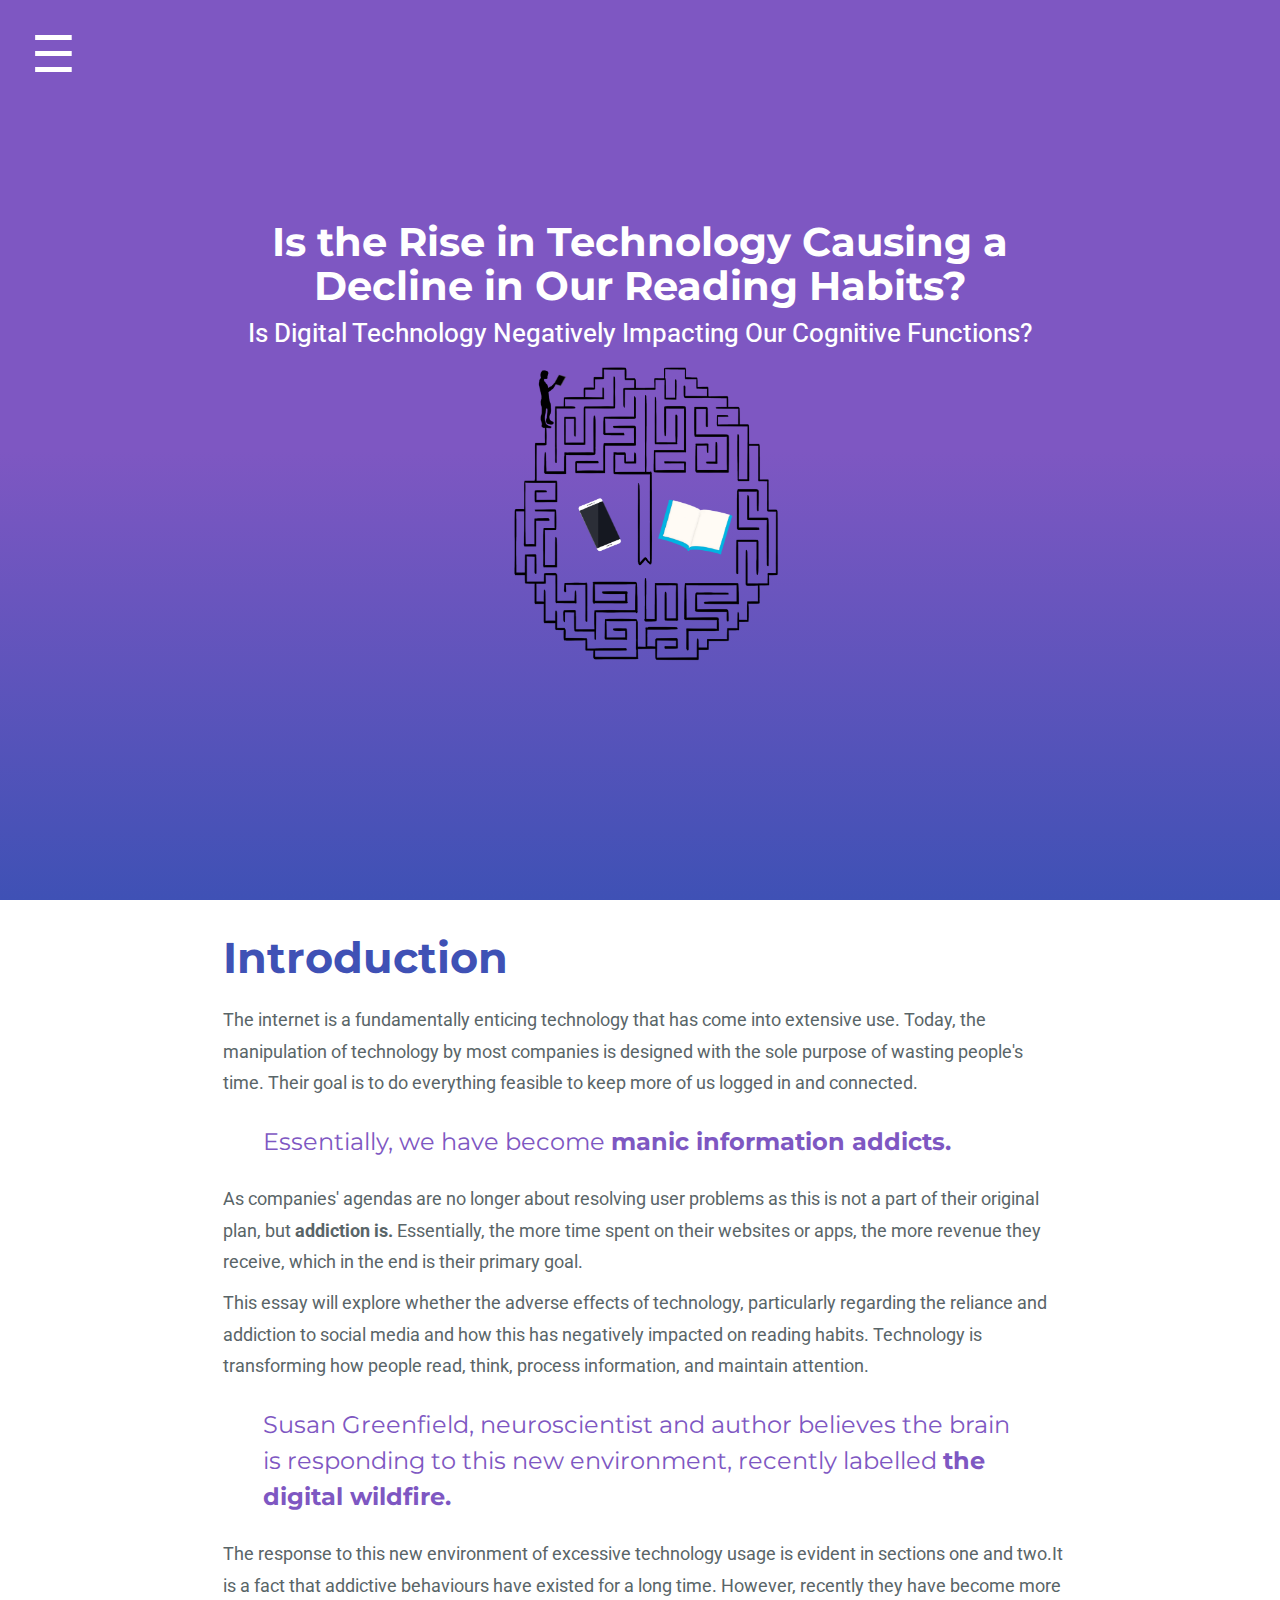
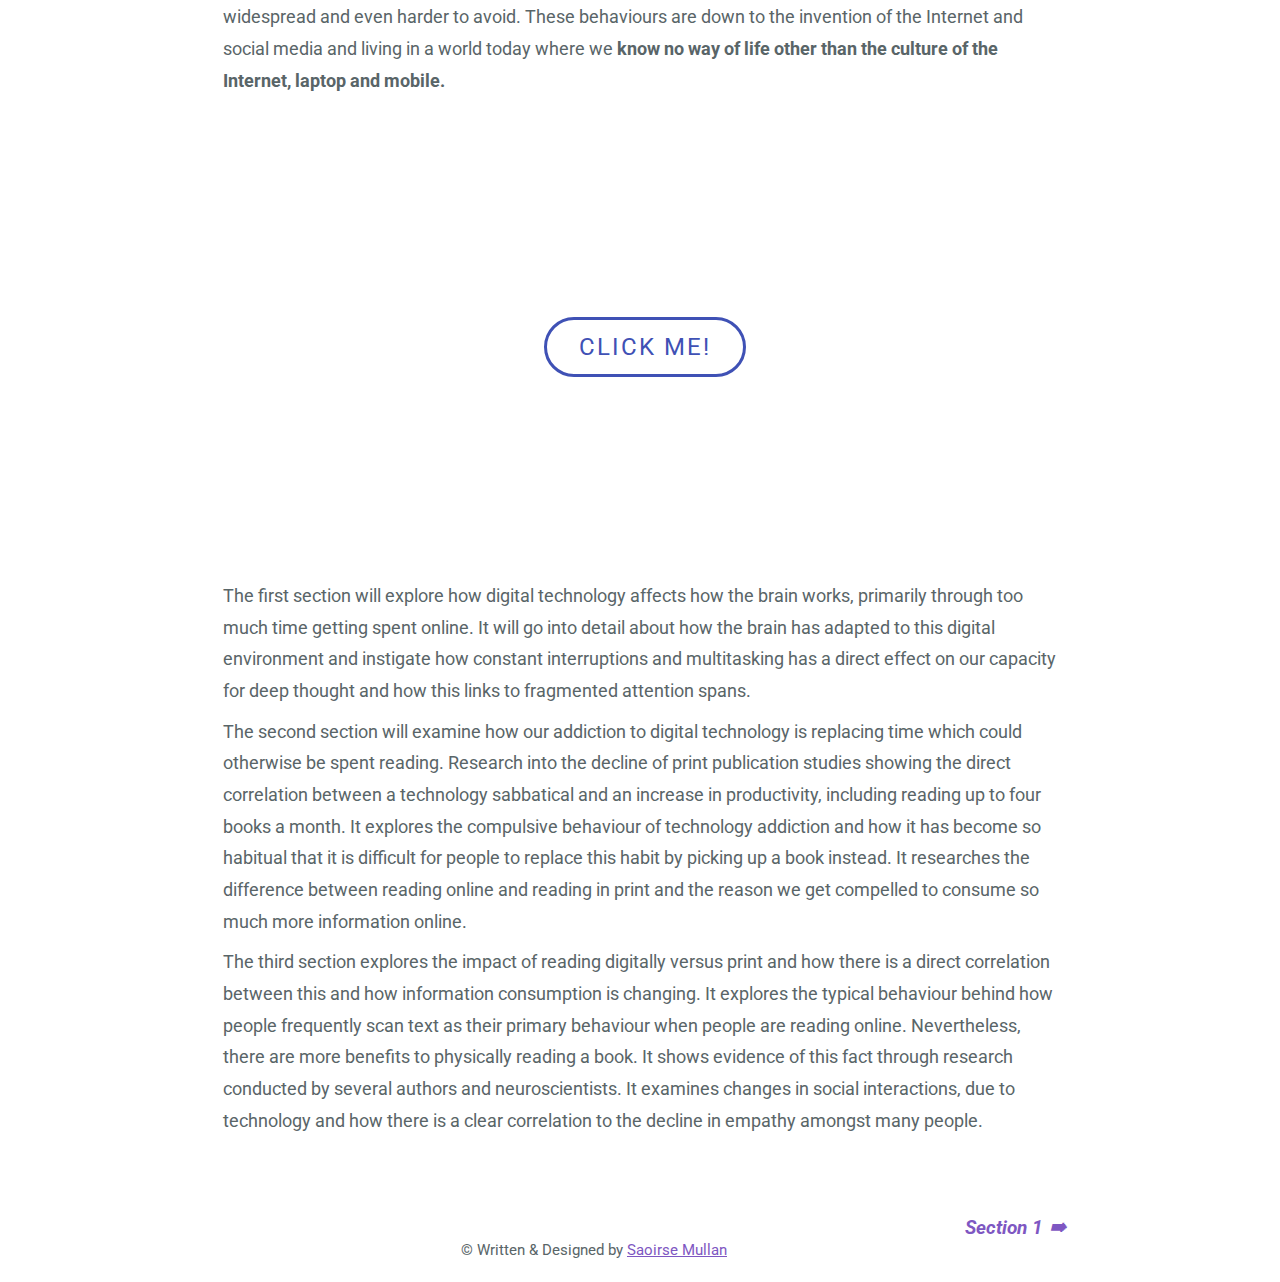
<file: index.html>
<!DOCTYPE html>
<html lang="en">
  <head>
    <meta charset="utf-8">
    <meta name="viewport" content="width=device-width, initial-scale=1.0">
    <title>Decline in Reading Habits by Saoirse Mullan</title>
    <meta content="Decline in Reading Habits" name="description">
    <meta content="Saoirse Mullan" name="author">
    <link rel="stylesheet" href="css/style.css" type="text/css">

    <!--- fav icon -->
  <link rel="shortcut icon" href="images/favicon.ico" type="image/x-icon" />


    <!-- Google font -->

<link href="https://fonts.googleapis.com/css?family=Montserrat:700|Roboto&display=swap" rel="stylesheet">

<!-- Global site tag (gtag.js) - Google Analytics -->
<script async src="https://www.googletagmanager.com/gtag/js?id=UA-157946451-1"></script>
<script>
  window.dataLayer = window.dataLayer || [];
  function gtag(){dataLayer.push(arguments);}
  gtag('js', new Date());

  gtag('config', 'UA-157946451-1');
</script>


  </head>
  <body>
<!-- JavaScript file -->
      <script src="js/index.js"></script>
    <header>
      <div id="mySidebar" class="sidebar">
        <a href="javascript:void(0)" class="closebtn" onclick="closeNav()">x</a>
            <a href="index.html">Introduction</a>
            <a href="section1.html">Section 1</a>
            <a href="section2.html">Section 2</a>
            <a href="section3.html">Section 3</a>
            <a href="conclusion.html">Conclusion</a>
            <a href="bib.html">Bibliography</a>
        </div>
        <div id="main">
          <button class="openbtn" onclick="openNav()">☰</button></div>
      <div class="title-text">
        <h1 class="header">Is the Rise in Technology Causing
          a <br>Decline in Our Reading Habits?</h1>
        <p class="sub">Is Digital Technology Negatively Impacting Our Cognitive Functions?</p>


          <img class="maze" alt="Brain maze with book and phone in the middle" src="images/maze.png"> </img>


</div>

        <!-- pop up -->
      </div>
    </header>


    <div class="content">
      <div class="wrapper" id="intro">

        <h2>Introduction</h2>

        <p>The internet is a fundamentally enticing technology that has come into extensive use.
           Today, the manipulation of technology by most companies is designed
          with the sole purpose of wasting people's time. Their goal is to do everything
           feasible to keep more of us logged in and connected.</p>


          <blockquote>Essentially, we have become <strong>manic information addicts.<strong> </blockquote>


        <p>As companies' agendas are no longer about resolving user problems as this is not a part of their original plan, but <Strong>addiction is.</strong>
          Essentially, the more time spent on their websites or apps,
           the more revenue they receive, which in the end is their primary goal. </p>

           <p>This essay will explore whether the adverse effects of technology,
          particularly regarding the reliance and addiction to social media
           and how this has negatively impacted on reading habits.
            Technology is transforming how people read, think, process information, and maintain attention.</p>
       <blockquote>Susan Greenfield, neuroscientist and author believes the brain is responding
         to this new environment, recently labelled <Strong>the digital wildfire.</strong> </blockquote>

         <p>The response to this new environment of excessive technology usage is evident in sections one and two.It is a fact that addictive behaviours have existed for a long time. However, recently they have become more widespread and even harder to avoid. These behaviours are down to the invention of the Internet and social media and living in a world today where we
        <strong>know no way of life other than the culture of the Internet, laptop and mobile.</strong></p>

                     <!--CTA BUtton animation-->
                   <div class="main-content">
                     <div class="item button-parrot">
                       <button><a href="distract.html">Click Me!</a>
                         <div class="parrot"></div>
                         <div class="parrot"></div>
                         <div class="parrot"></div>
                         <div class="parrot"></div>
                         <div class="parrot"></div>
                       </button>
                     </div>
                   </div>

        <p>The first section will explore how digital technology affects how the brain works, primarily through too much time getting spent online. It will go into detail about how the brain has adapted to this digital environment and instigate how constant interruptions and multitasking has a direct effect on our capacity for deep thought and how this links to fragmented attention spans.</p>

        <p>The second section will examine how our addiction to digital technology is replacing time which could otherwise be spent reading. Research into the decline of print publication studies showing the direct correlation between a technology sabbatical and an increase in productivity, including reading up to four books a month. It explores the compulsive behaviour of technology addiction and how it has become so habitual that it is difficult for people to replace this habit by picking up a book instead. It researches the difference between reading online and reading in print and the reason we get compelled to consume so much more information online.</p>

        <p>The third section explores the impact of reading digitally versus print and how there is a direct correlation between this and how information consumption is changing. It explores the typical behaviour behind how people frequently scan text as their primary behaviour when people are reading online. Nevertheless, there are more benefits to physically reading a book. It shows evidence of this fact through research conducted by several authors and neuroscientists. It examines changes in social interactions, due to technology and how there is a clear correlation to the decline in empathy amongst many people.</p>

        <!--a href="section1.html" class="buttons buttons-right">Section 1  🠮 </a-->
        <a href="section1.html"><i class="fa fa-arrow-right">Section 1 🠮 </i></a>

        <p class="copyright">	&copy; Written &amp; Designed by <a href="http://saoirsemullan.com/">Saoirse Mullan</a></p>

      </div>

    </div>

  </body>



</html>
</file>
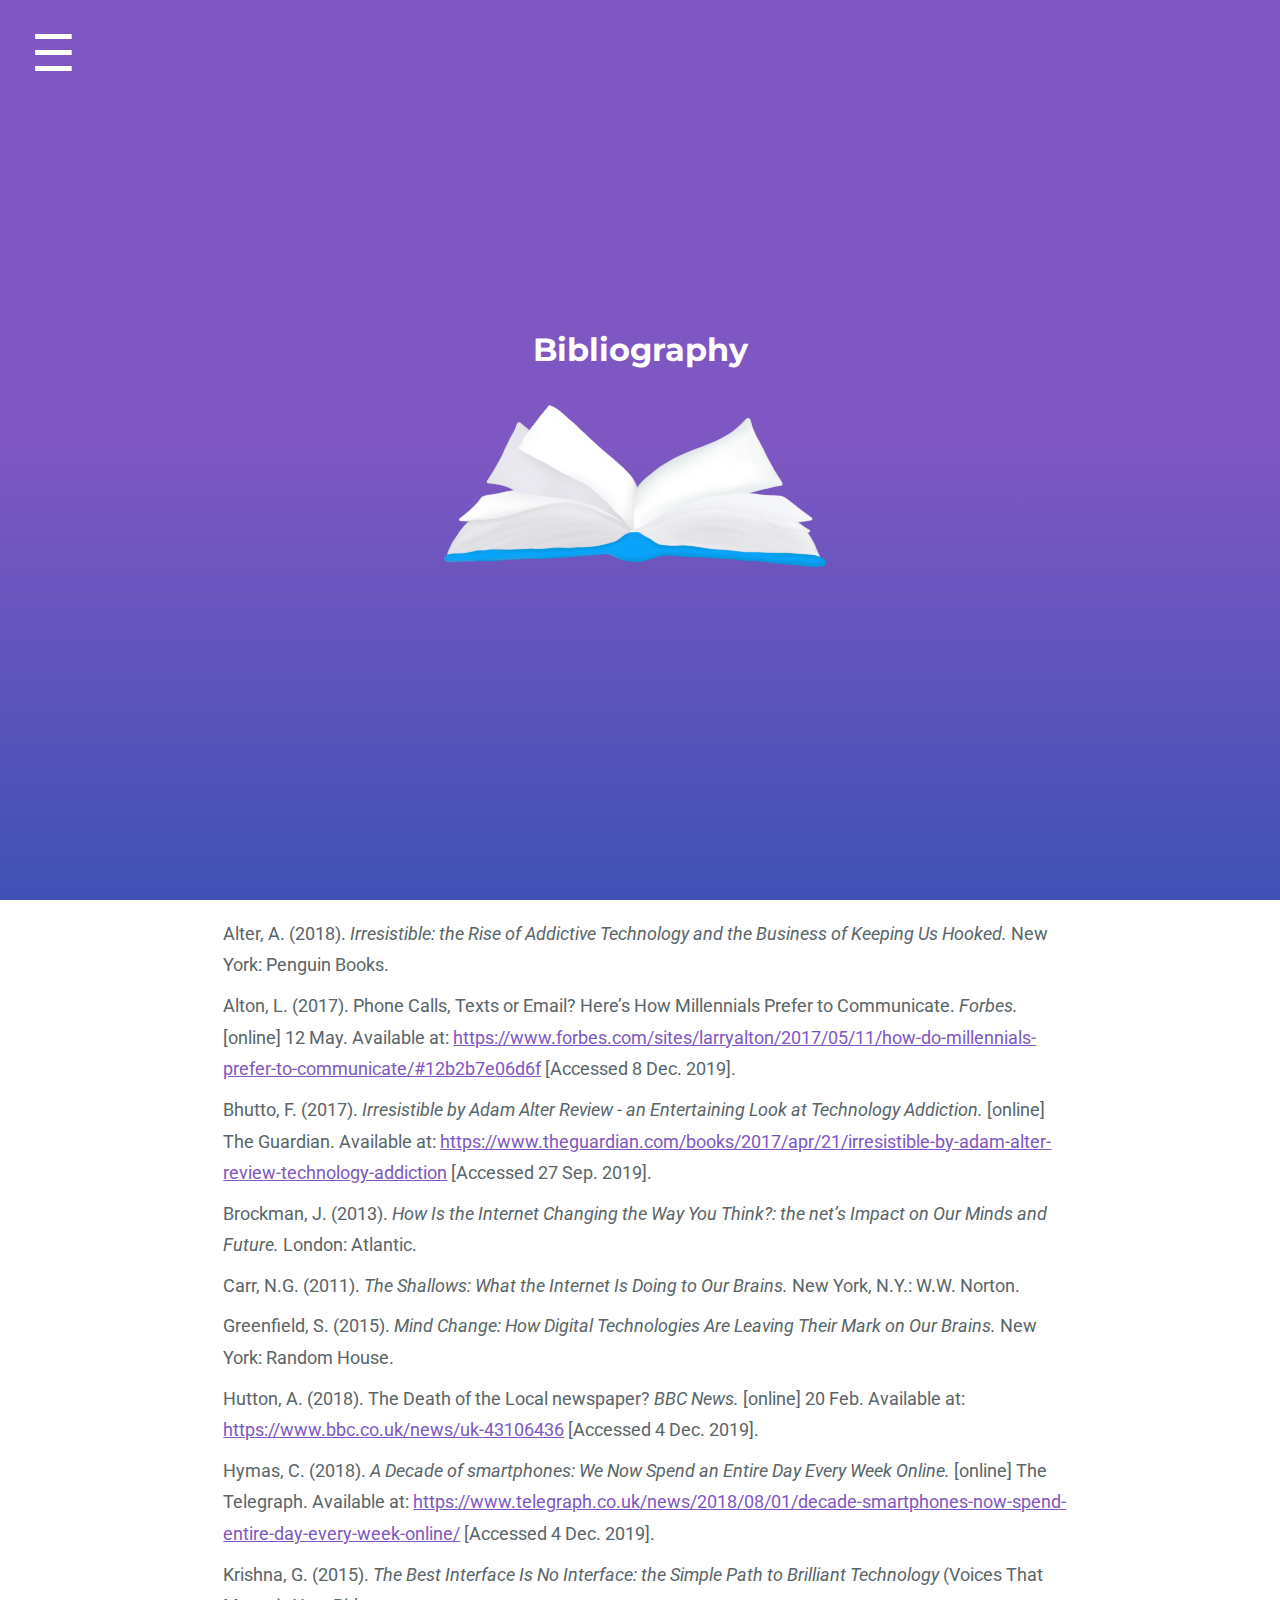
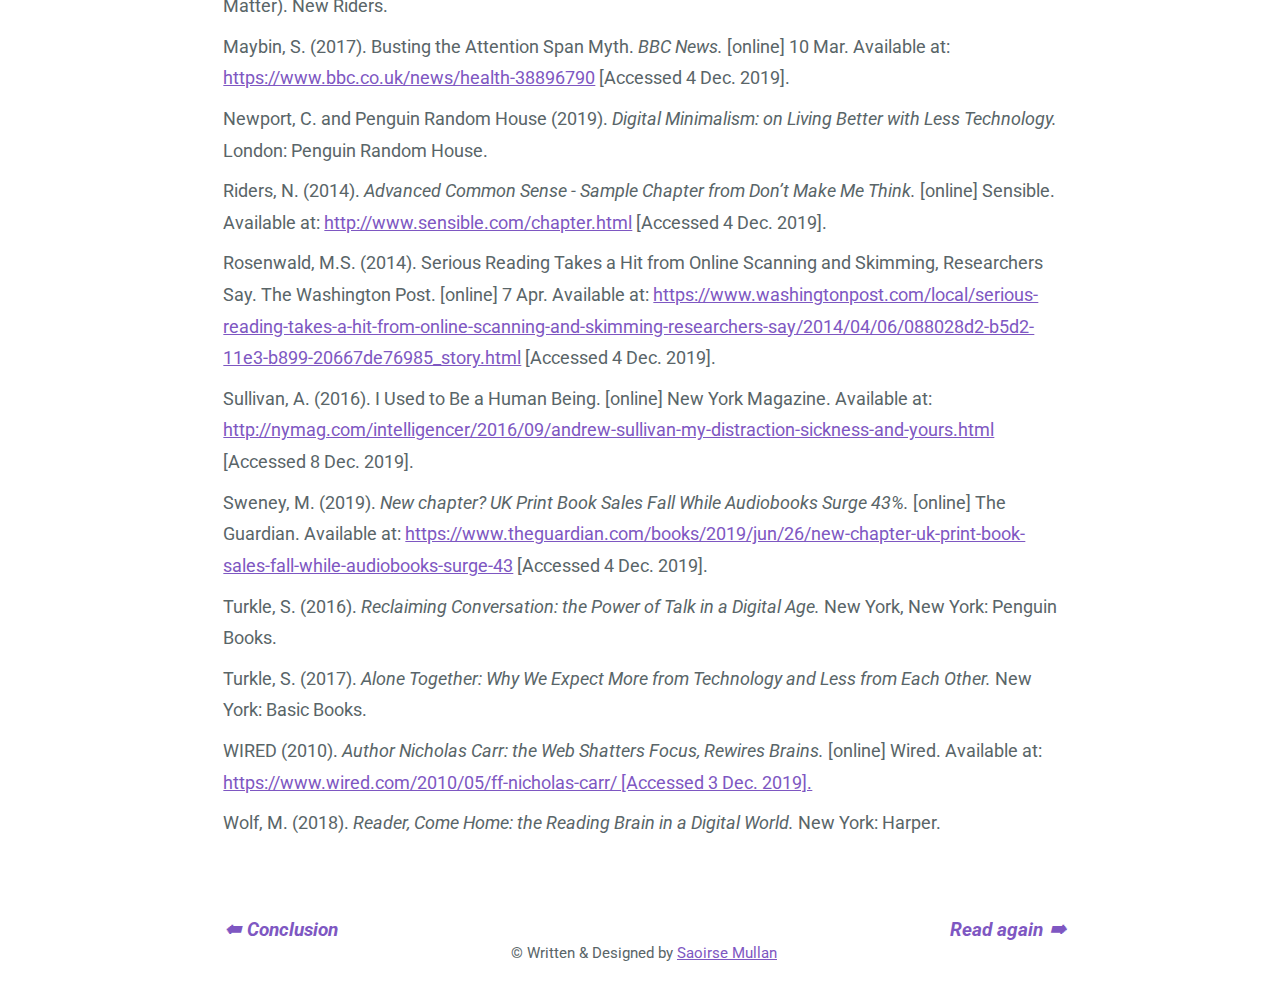
<file: bib.html>
<!DOCTYPE html>
<html lang="en">
  <head>
    <meta charset="utf-8">
    <meta name="viewport" content="width=device-width, initial-scale=1.0">
    <title>Decline in Reading Habits by Saoirse Mullan</title>

    <meta content="Decline in Reading Habits" name="description">
    <meta content="Saoirse Mullan" name="author">
    <link rel="stylesheet" href="css/style.css" type="text/css">
    <link rel="stylesheet" href="css/normalize.css" type="text/css">
    <!--- fav icon -->
<link rel="shortcut icon" href="images/favicon.ico" type="image/x-icon" />

    <!-- Google fonts -->
<link href="https://fonts.googleapis.com/css?family=Montserrat:700|Roboto&display=swap" rel="stylesheet">

<!-- Global site tag (gtag.js) - Google Analytics -->
<script async src="https://www.googletagmanager.com/gtag/js?id=UA-157946451-1"></script>
<script>
  window.dataLayer = window.dataLayer || [];
  function gtag(){dataLayer.push(arguments);}
  gtag('js', new Date());

  gtag('config', 'UA-157946451-1');
</script>

  </head>
  <body>
    <!-- JavaScript file -->
          <script  src="js/index.js"></script>
    <header>
      <div id="mySidebar" class="sidebar">
        <a href="javascript:void(0)" class="closebtn" onclick="closeNav()">x</a>
            <a href="index.html">Introduction</a>
            <a href="section1.html">Section 1</a>
            <a href="section2.html">Section 2</a>
            <a href="section3.html">Section 3</a>
            <a href="conclusion.html">Conclusion</a>
            <a href="bib.html">Bibliography</a>
        </div>
        <div id="main">
          <button class="openbtn" onclick="openNav()">☰</button></div>
      <div class="title-text">
        <h1 class="header">Bibliography</h1>
          <img class="book" alt="Open book illustration" src="images/book.png"> </img>
      </div>
    </header>


    <div class="content">
      <div class="wrapper">

  <p>Alter, A. (2018). <em>Irresistible: the
   Rise of Addictive Technology and the
    Business of Keeping Us Hooked.</em> New York: Penguin Books.</p>

  <p>Alton, L. (2017). Phone Calls, Texts or Email? Here’s
  How Millennials Prefer to Communicate. <em>Forbes.</em> [online]
  12 May. Available at: <a href="https://www.forbes.com/sites/larryalton/2017/05/11/how-do-millennials-prefer-to-communicate/#12b2b7e06d6f"> https://www.forbes.com/sites/larryalton/2017/05/11/how-do-millennials-prefer-to-communicate/#12b2b7e06d6f</a>
   [Accessed 8 Dec. 2019].</p>

  <p>Bhutto, F. (2017). <em>Irresistible by Adam Alter Review - an Entertaining Look at Technology Addiction.</em> [online] The Guardian.
    Available at: <a href=" https://www.theguardian.com/books/2017/apr/21/irresistible-by-adam-alter-review-technology-addiction"> https://www.theguardian.com/books/2017/apr/21/irresistible-by-adam-alter-review-technology-addiction</a> [Accessed 27 Sep. 2019].</p>

<p>  Brockman, J. (2013).<em> How Is the Internet Changing the Way You Think?:
  the net’s Impact on Our Minds and Future.</em> London: Atlantic.</p>

<p>  Carr, N.G. (2011). <em>The Shallows: What the Internet Is Doing to Our Brains.</em> New York, N.Y.: W.W. Norton.</p>

<p>  Greenfield, S. (2015). <em> Mind Change: How Digital Technologies Are Leaving Their Mark on Our Brains.</em> New York: Random House.</p>

<p>  Hutton, A. (2018). The Death of the Local newspaper? <em>BBC News.</em> [online] 20 Feb. Available at: <a href=" https://www.bbc.co.uk/news/uk-43106436"> https://www.bbc.co.uk/news/uk-43106436</a> [Accessed 4 Dec. 2019].</p>

<p>  Hymas, C. (2018). <em> A Decade of smartphones: We Now Spend an Entire Day Every Week Online.</em> [online] The Telegraph.
   Available at: <A href="  https://www.telegraph.co.uk/news/2018/08/01/decade-smartphones-now-spend-entire-day-every-week-online/">  https://www.telegraph.co.uk/news/2018/08/01/decade-smartphones-now-spend-entire-day-every-week-online/</a> [Accessed 4 Dec. 2019].</p>

  <p>Krishna, G. (2015). <em>The Best Interface Is No Interface: the Simple Path to Brilliant Technology </em> (Voices That Matter). New Riders.</p>

  <p>Maybin, S. (2017). Busting the Attention Span Myth. <em>BBC News.</em> [online] 10 Mar. Available at:
    <a href="https://www.bbc.co.uk/news/health-38896790">https://www.bbc.co.uk/news/health-38896790</a> [Accessed 4 Dec. 2019]. </p>

  <p>Newport, C. and Penguin Random House (2019). <em>Digital Minimalism: on Living Better with Less Technology.</em> London: Penguin Random House. </p>

<p>  Riders, N. (2014). <em>Advanced Common Sense - Sample Chapter from Don’t Make Me Think. </em> [online] Sensible. Available at: <a href="http://www.sensible.com/chapter.html">  http://www.sensible.com/chapter.html</a>
[Accessed 4 Dec. 2019].</p>

<p>Rosenwald, M.S. (2014). Serious Reading Takes a Hit from Online Scanning and Skimming, Researchers Say. The Washington Post. [online] 7 Apr. Available at: <a href="https://www.washingtonpost.com/local/serious-reading-takes-a-hit-from-online-scanning-and-skimming-researchers-say/2014/04/06/088028d2-b5d2-11e3-b899-20667de76985_story.html">  https://www.washingtonpost.com/local/serious-reading-takes-a-hit-from-online-scanning-and-skimming-researchers-say/2014/04/06/088028d2-b5d2-11e3-b899-20667de76985_story.html</a>  [Accessed 4 Dec. 2019].</p>

<p>  Sullivan, A. (2016). I Used to Be a Human Being. [online] New York Magazine. Available at: <a href="  http://nymag.com/intelligencer/2016/09/andrew-sullivan-my-distraction-sickness-and-yours.html">  http://nymag.com/intelligencer/2016/09/andrew-sullivan-my-distraction-sickness-and-yours.html</a>
 [Accessed 8 Dec. 2019].</p>

  <p>Sweney, M. (2019). <em>New chapter? UK Print Book Sales Fall While Audiobooks Surge 43%. </em>[online] The Guardian. Available at: <a href=" https://www.theguardian.com/books/2019/jun/26/new-chapter-uk-print-book-sales-fall-while-audiobooks-surge-43">https://www.theguardian.com/books/2019/jun/26/new-chapter-uk-print-book-sales-fall-while-audiobooks-surge-43</a> [Accessed 4 Dec. 2019].</p>

  <p>Turkle, S. (2016). <em>Reclaiming Conversation: the Power of Talk in a Digital Age. </em>New York, New York: Penguin Books.</p>

<p>  Turkle, S. (2017).<em> Alone Together: Why We Expect More from Technology and Less from Each Other. </em>New York: Basic Books.</p>

  <p>WIRED (2010). <em>Author Nicholas Carr: the Web Shatters Focus, Rewires Brains.</em> [online] Wired. Available at: <a href="https://www.wired.com/2010/05/ff-nicholas-carr/">https://www.wired.com/2010/05/ff-nicholas-carr/ [Accessed 3 Dec. 2019].</a> </p>

  <p>Wolf, M. (2018). <em>Reader, Come Home: the Reading Brain in a Digital World.</em> New York: Harper. </p>

      <a href="index.html"><i class="fa fa-arrow-right">Read again 🠮</i></a>

       <a href="conclusion.html"><i class="fa fa-arrow-left">🠬 Conclusion</i></a>


        <p class="copyright">	&copy; Written &amp; Designed by <a href="http://saoirsemullan.com/">Saoirse Mullan</a></p>

      </div>

    </div>

  </body>



</html>
</file>
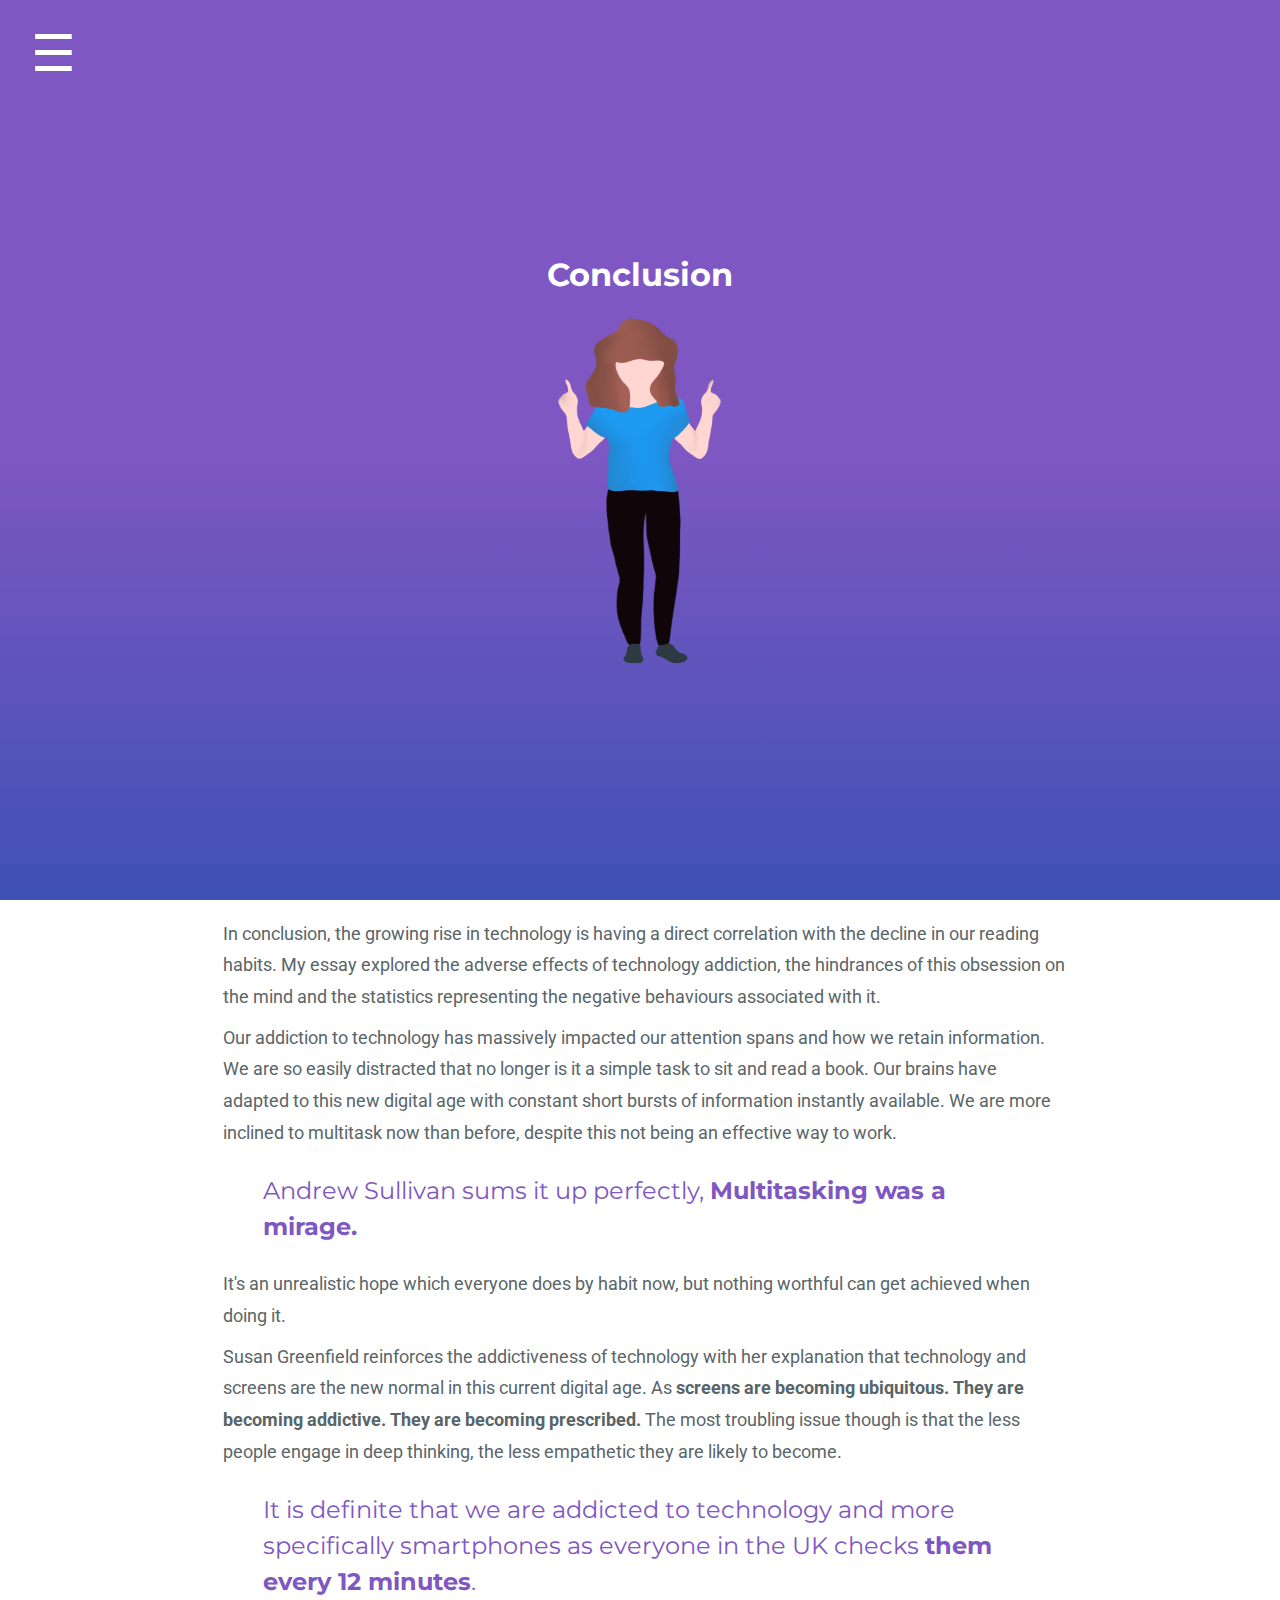
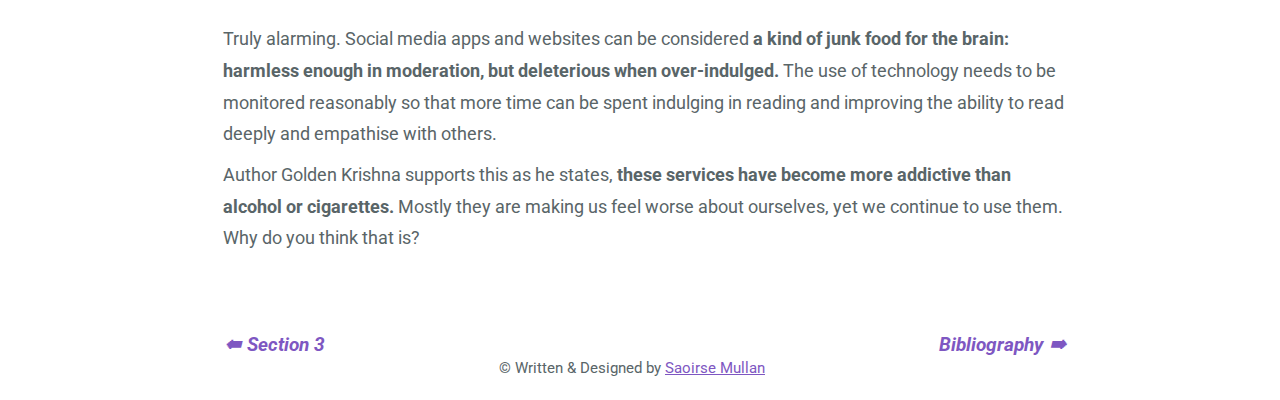
<file: conclusion.html>
<!DOCTYPE html>
<html lang="en">
  <head>
    <meta charset="utf-8">
    <meta name="viewport" content="width=device-width, initial-scale=1.0">
    <title>Decline in Reading Habits by Saoirse Mullan</title>

    <meta content="Decline in Reading Habits" name="description">
    <meta content="Saoirse Mullan" name="author">
    <link rel="stylesheet" href="css/style.css" type="text/css">
      <link rel="stylesheet" href="css/normalize.css" type="text/css">
    <!--- fav icon -->
  <link rel="shortcut icon" href="images/favicon.ico" type="image/x-icon" />

    <!-- Google fonts -->

<link href="https://fonts.googleapis.com/css?family=Montserrat:700|Roboto&display=swap" rel="stylesheet">

<!-- Global site tag (gtag.js) - Google Analytics -->
<script async src="https://www.googletagmanager.com/gtag/js?id=UA-157946451-1"></script>
<script>
  window.dataLayer = window.dataLayer || [];
  function gtag(){dataLayer.push(arguments);}
  gtag('js', new Date());

  gtag('config', 'UA-157946451-1');
</script>

  </head>
  <body>
    <!-- JavaScript file -->
          <script  src="js/index.js"></script>
    <header>
      <div id="mySidebar" class="sidebar">
        <a href="javascript:void(0)" class="closebtn" onclick="closeNav()">x</a>
            <a href="index.html">Introduction</a>
            <a href="section1.html">Section 1</a>
            <a href="section2.html">Section 2</a>
            <a href="section3.html">Section 3</a>
            <a href="conclusion.html">Conclusion</a>
            <a href="bib.html">Bibliography</a>
        </div>
        <div id="main">
          <button class="openbtn" onclick="openNav()">☰</button></div>
      <div class="title-text">
        <h1 class="header">Conclusion</h1>
           <img class="final" alt="person pointing up" src="images/end.png"> </img-->
           
      </div>
    </header>


    <div class="content">
      <div class="wrapper">
        <p>In conclusion, the growing rise in technology is having a direct correlation with the decline in our reading habits. My essay explored the adverse effects of technology addiction, the hindrances of this obsession on the mind and the statistics representing the negative behaviours associated with it.</p>

        <p>Our addiction to technology has massively
           impacted our attention spans and how we retain information. We are so
           easily distracted that no longer is it a simple task to sit and read a
            book. Our brains have adapted to this new digital age with constant short
            bursts of information instantly available. We are more inclined to multitask
             now than before, despite this not being an effective way to work. </p>
             <blockquote>Andrew Sullivan sums it up perfectly, <strong>Multitasking was a mirage.</strong> </blockquote>
            <p> It's an unrealistic hope which everyone does by habit now, but nothing worthful can get
              achieved when doing it.</p>

              <p>Susan Greenfield reinforces the addictiveness of technology with her explanation
                that technology and screens are the new normal in this current digital age. As
                 <strong>screens are becoming ubiquitous. They are becoming addictive. They are becoming prescribed.</strong>
                  The most troubling issue though is that the less people engage in deep thinking,
                  the less empathetic they are likely to become. </p>
                  <blockquote>It is definite that we are addicted to
                  technology and more specifically smartphones as everyone in the UK checks <strong>them every 12 minutes</strong>.</blockquote>
                  <p> Truly alarming. Social media apps and websites can be considered <Strong>a kind of junk food for the brain: harmless enough in moderation, but deleterious
                        when over-indulged.</strong>
                          The use of technology needs to be monitored reasonably so that more time can be
                          spent indulging in reading and improving the ability to read deeply and empathise
                          with others.</p>
                          <p> Author Golden Krishna supports this as he states,
                           <Strong>these services have become more addictive than alcohol or cigarettes.</strong>
                           Mostly they are making us feel worse about ourselves, yet we continue to use them.
                           Why do you think that is?</p>

       <a href="bib.html"><i class="fa fa-arrow-right">Bibliography 🠮</i></a>

       <a href="section3.html"><i class="fa fa-arrow-left">🠬 Section 3</i></a>


          <p class="copyright">	&copy; Written &amp; Designed by <a href="http://saoirsemullan.com/">Saoirse Mullan</a></p>


      </div>

    </div>

  </body>



</html>
</file>
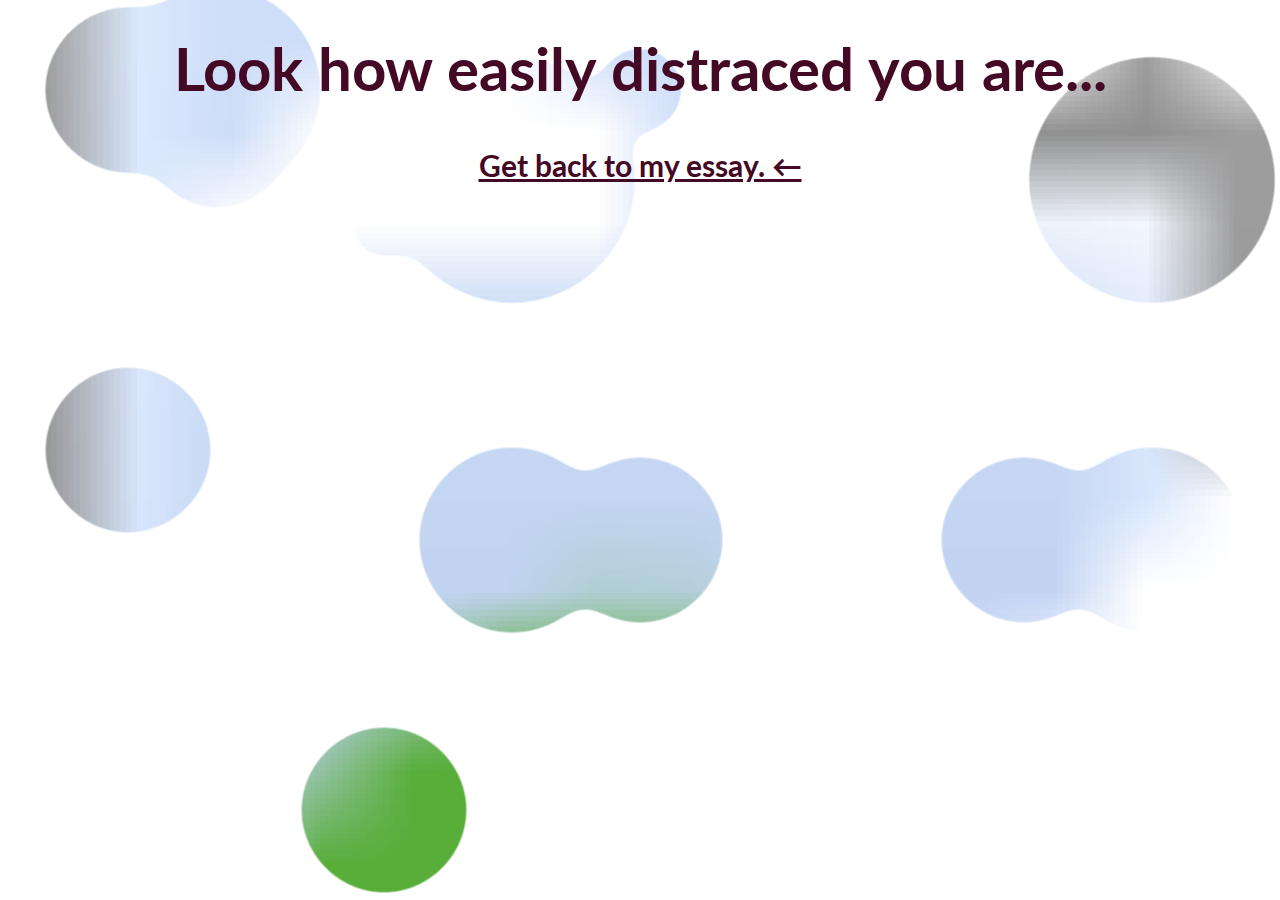
<file: distract.html>
<!DOCTYPE html>
<html lang="en">
  <head>
    <meta charset="utf-8">
    <meta name="viewport" content="width=device-width, initial-scale=1.0">
    <title>Decline in Reading Habits by Saoirse Mullan</title>
    <meta content="Decline in Reading Habits" name="description">
    <meta content="Saoirse Mullan" name="author">
    <link rel="stylesheet" href="css/distract.css" type="text/css">
    <!--- fav icon -->
    <link rel='shortcut icon' type='image/x-icon' href='favicon.ico'/>

    <!-- Google fonts -->
<link href="https://fonts.googleapis.com/css?family=Montserrat:700|Roboto&display=swap" rel="stylesheet">

<!-- Global site tag (gtag.js) - Google Analytics -->
<script async src="https://www.googletagmanager.com/gtag/js?id=UA-157946451-1"></script>
<script>
  window.dataLayer = window.dataLayer || [];
  function gtag(){dataLayer.push(arguments);}
  gtag('js', new Date());

  gtag('config', 'UA-157946451-1');
</script>


  </head>

  <div class="bgImage"></div>
<svg class="blobCont">
		<image xlink:href="https://images.unsplash.com/photo-1500462918059-b1a0cb512f1d?ixlib=rb-0.3.5&s=e20bc3d490c974d9ea190e05c47962f5&auto=format&fit=crop&w=634&q=80" mask="url(#mask)" width="100%" height="100%" preserveAspectRatio="xMidYMid slice" />
      <defs>
      <filter id="gooey" height="130%">
				<feGaussianBlur in="SourceGraphic" stdDeviation="15" result="blur" />
				<feColorMatrix in="blur" mode="matrix" values="1 0 0 0 0  0 1 0 0 0  0 0 1 0 0  0 0 0 18 -7" result="goo" />
    	</filter>
    </defs>
			<mask id="mask" x="0" y="0">
				<g style="filter: url(#gooey)">
          <circle class="blob" cx="10%" cy="10%" r="80" fill="white" stroke="white"/>
					<circle class="blob" cx="50%" cy="10%" r="40" fill="white" stroke="white"/>
					<circle class="blob" cx="17%" cy="15%" r="70" fill="white" stroke="white"/>
					<circle class="blob" cx="90%" cy="20%" r="120" fill="white" stroke="white"/>
					<circle class="blob" cx="30%" cy="25%" r="30" fill="white" stroke="white"/>
          <circle class="blob" cx="50%" cy="60%" r="80" fill="white" stroke="white"/>
					<circle class="blob" cx="70%" cy="90%" r="10" fill="white" stroke="white"/>
					<circle class="blob" cx="90%" cy="60%" r="90" fill="white" stroke="white"/>
					<circle class="blob" cx="30%" cy="90%" r="80" fill="white" stroke="white"/>
          <circle class="blob" cx="10%" cy="10%" r="80" fill="white" stroke="white"/>
					<circle class="blob" cx="50%" cy="10%" r="20" fill="white" stroke="white"/>
					<circle class="blob" cx="17%" cy="15%" r="70" fill="white" stroke="white"/>
					<circle class="blob" cx="40%" cy="20%" r="120" fill="white" stroke="white"/>
					<circle class="blob" cx="30%" cy="25%" r="30" fill="white" stroke="white"/>
          <circle class="blob" cx="80%" cy="60%" r="80" fill="white" stroke="white"/>
					<circle class="blob" cx="17%" cy="10%" r="100" fill="white" stroke="white"/>

					<circle class="blob" cx="40%" cy="60%" r="90" fill="white" stroke="white"/>
					<circle class="blob" cx="10%" cy="50%" r="80" fill="white" stroke="white"/>
				</g>
			</mask>
	</svg>
<div id="content">
	<h1>Look how easily distraced you are... </h1>

	<p><strong><a href="index.html">Get back to my essay. ←</a></p></strong></div>

	</html>
</file>
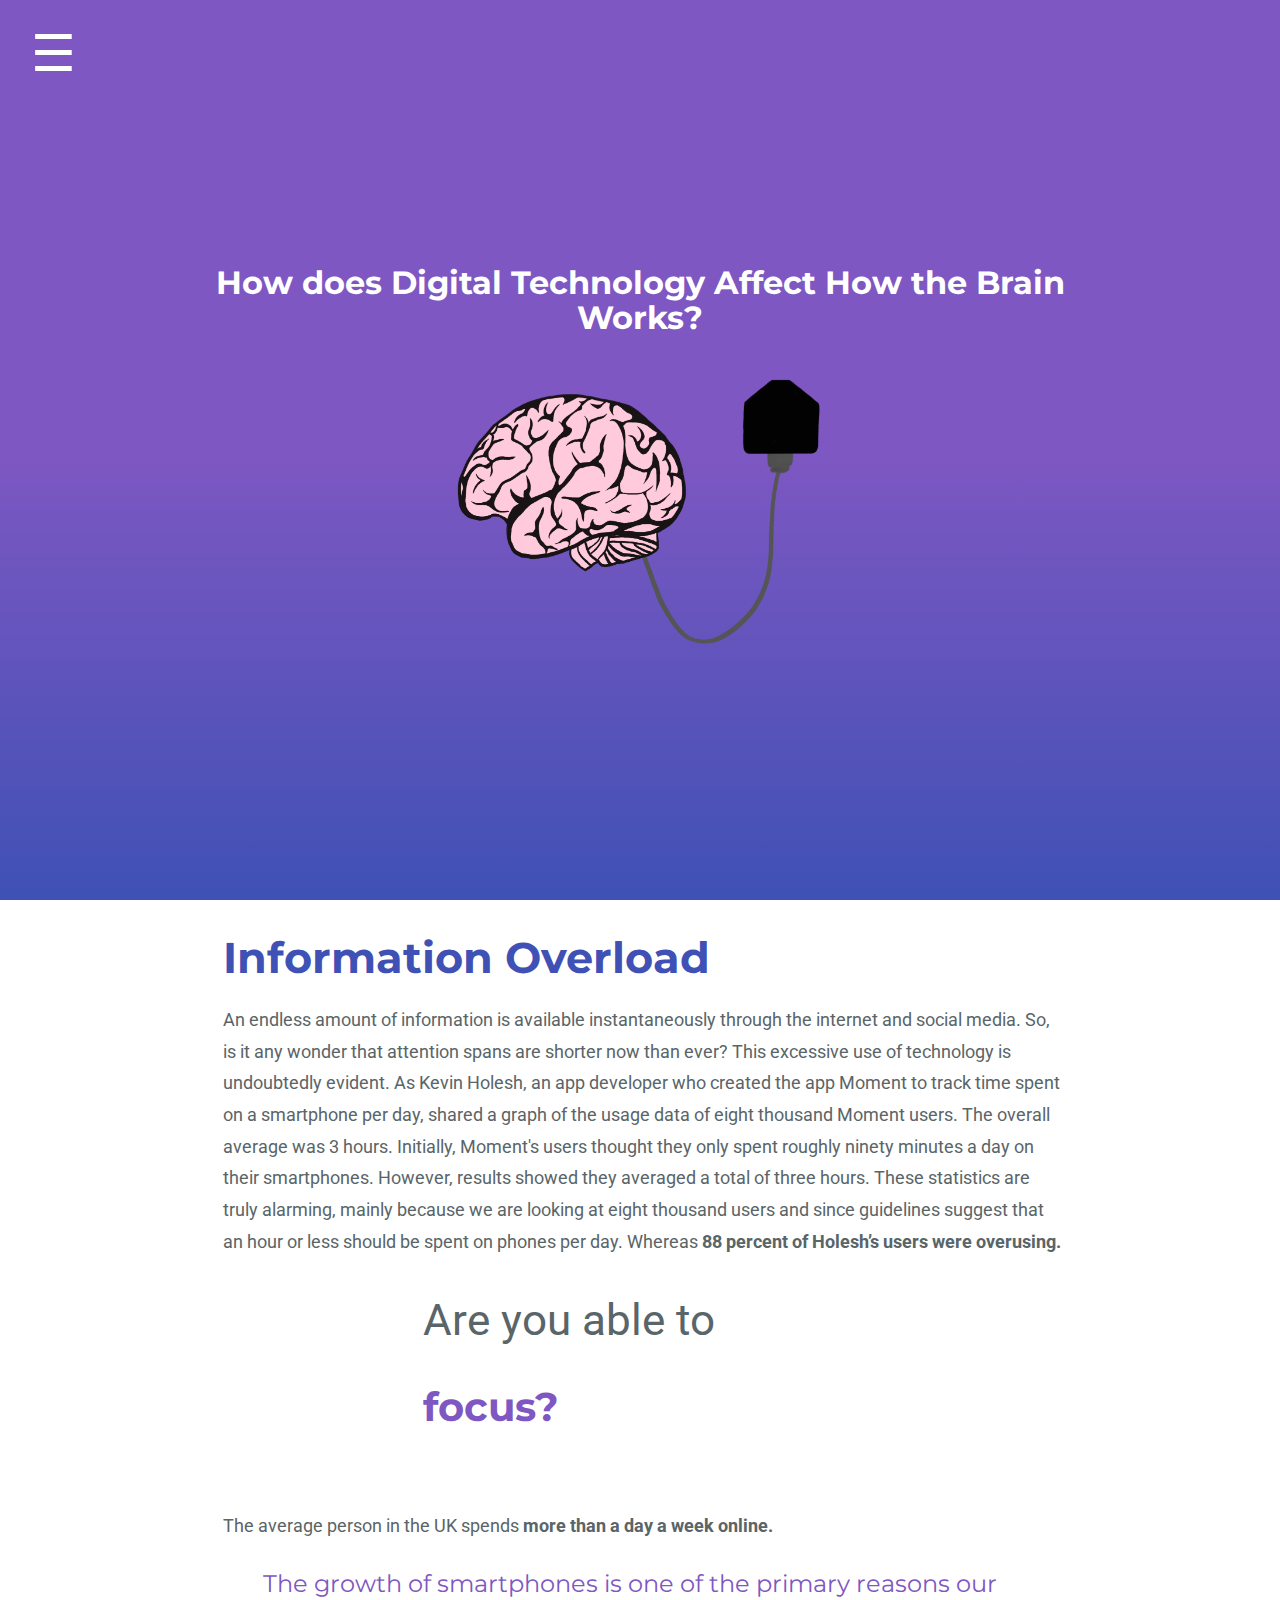
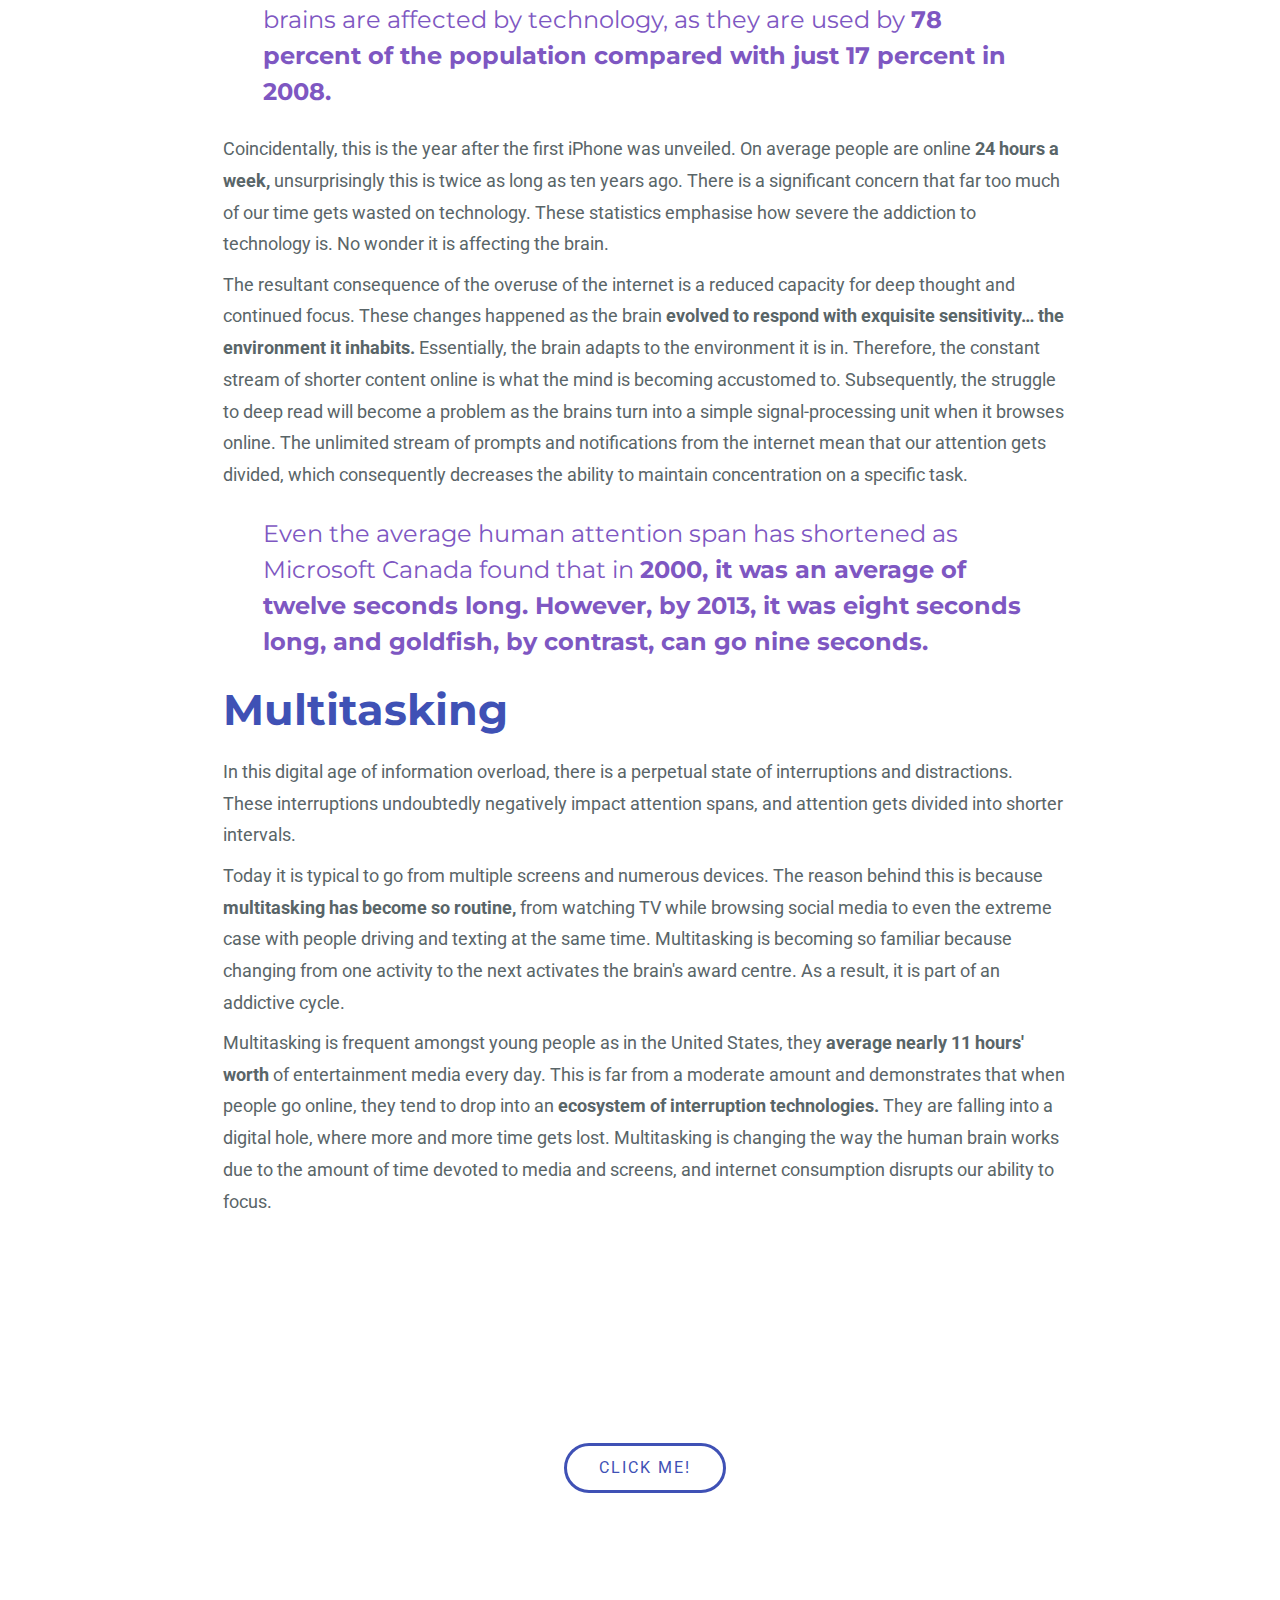
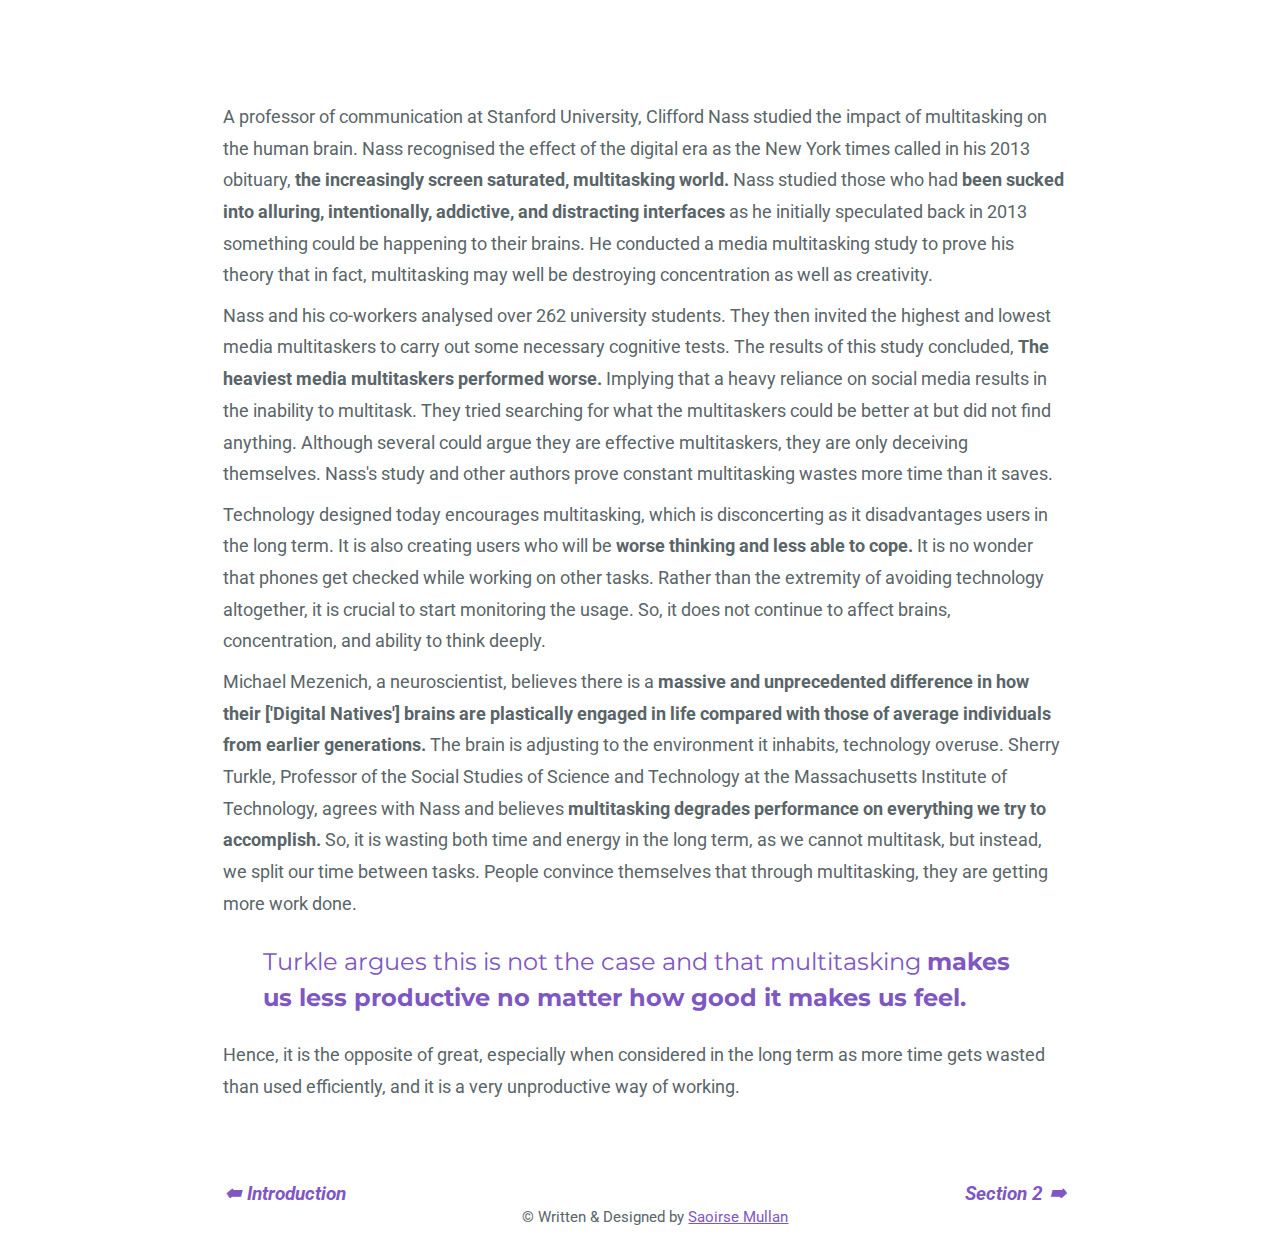
<file: section1.html>
<!DOCTYPE html>
<html lang="en">
  <head>
    <meta charset="utf-8">
    <meta name="viewport" content="width=device-width, initial-scale=1.0">
    <title>Decline in Reading Habits by Saoirse Mullan</title>
    <meta content="Decline in Reading Habits" name="description">
    <meta content="Saoirse Mullan" name="author">
    <link rel="stylesheet" href="css/style.css" type="text/css">
    <link rel="stylesheet" href="css/normalize.css" type="text/css">
    <!--- fav icon -->
  <link rel="shortcut icon" href="images/favicon.ico" type="image/x-icon" />

    <!-- Google fonts -->

<link href="https://fonts.googleapis.com/css?family=Montserrat:700|Roboto&display=swap" rel="stylesheet">

<!-- Global site tag (gtag.js) - Google Analytics -->
<script async src="https://www.googletagmanager.com/gtag/js?id=UA-157946451-1"></script>
<script>
  window.dataLayer = window.dataLayer || [];
  function gtag(){dataLayer.push(arguments);}
  gtag('js', new Date());

  gtag('config', 'UA-157946451-1');
</script>

  </head>
  <body>
<!-- JavaScript file -->
      <script  src="js/index.js"></script>
    <header>
      <div id="mySidebar" class="sidebar">
        <a href="javascript:void(0)" class="closebtn" onclick="closeNav()">x</a>
            <a href="index.html">Introduction</a>
            <a href="section1.html">Section 1</a>
            <a href="section2.html">Section 2</a>
            <a href="section3.html">Section 3</a>
            <a href="conclusion.html">Conclusion</a>
            <a href="bib.html">Bibliography</a>
        </div>
        <div id="main">
          <button class="openbtn" onclick="openNav()">☰</button></div>
      <div class="title-text">
        <h1 class="header">How does Digital Technology Affect How the Brain Works?</h1>

  <img class="brain" alt="Brain with a plug" src="images/brainplugged.png"> </img>
      </div>


    </header>


    <div class="content">
      <div class="wrapper">

            <h2>Information Overload</h2>

        <p>An endless amount of information is available instantaneously through the internet and social media. So, is it any wonder that attention spans are shorter now than ever? This excessive use of technology is undoubtedly evident. As Kevin Holesh, an app developer who created the app Moment to track time spent on a smartphone per day, shared a graph of the usage data of eight thousand Moment users. The overall average was 3 hours. Initially, Moment's users thought they only spent roughly ninety minutes a day on their smartphones. However, results showed they averaged a total of three hours.
           These statistics are truly alarming, mainly because we are looking at eight thousand users
           and since guidelines suggest that an hour or less should be spent on phones per day.
            Whereas <strong>88 percent of Holesh’s users were overusing.</strong></p>

            <!-- rotating text -->
            <div class="rotate">
            <p>Are you able to</p>
            <b>
              <span>
                 focus?<br />
                 read deeply?<br />
                concentrate?<br />
                study?<br />
                not get distracted?  </span>
            </b></div>

        <p>The average person in the UK spends <strong>more than a day a week online.</strong></p>
          <blockquote>  The growth of smartphones is one of the primary reasons our brains are affected by technology,
             as they are used by <Strong>78 percent of the population compared with just 17 percent in 2008.</strong> </blockquote>

            <p>  Coincidentally, this is the year after the first iPhone was unveiled.
               On average people are online <strong>24 hours a week,</strong>  unsurprisingly this is twice as
               long as ten years ago. There is a significant concern that far too much of our time gets wasted on technology.
          These statistics emphasise how severe the addiction to technology is. No wonder it is affecting the brain. </p>

        <p>The resultant consequence of the overuse of the internet is a reduced capacity
           for deep thought and continued focus. These changes happened as the brain
           <strong>evolved to respond with exquisite sensitivity… the environment it inhabits.</strong>  Essentially, the brain adapts to the environment it is in. Therefore, the constant stream of shorter content online is what the mind is becoming accustomed to. Subsequently, the struggle to deep read will become a problem as the brains turn into a simple signal-processing unit when it browses online. The unlimited stream of prompts and notifications from the internet mean that our attention gets divided, which consequently decreases the ability to maintain concentration on a specific task. <blockquote>Even the average human attention span has shortened as Microsoft Canada found that in

            <strong>2000, it was an average of twelve seconds long. However, by 2013, it was eight seconds long, and goldfish, by contrast, can go nine seconds.</strong>  </blockquote>

                <h2>Multitasking</h2>
          <p>  In this digital age of information overload, there is a perpetual state of interruptions and distractions. These interruptions undoubtedly negatively impact attention spans, and attention gets divided into shorter intervals.</p>

        <p>Today it is typical to go from multiple screens and numerous devices. The reason behind this is because <strong>multitasking has become so routine,</strong>
          from watching TV while browsing social media to even the extreme case with people driving and texting at the same time. Multitasking is becoming so familiar
          because changing from one activity to the next activates the brain's award centre. As a result, it is part of an addictive cycle. </p>

        <p>Multitasking is frequent amongst young people as in the United States, they <strong>average nearly 11 hours' worth</strong> of entertainment media every day. This is far from a moderate amount and demonstrates that when people go online, they tend to drop into an <strong>ecosystem of interruption technologies.</strong>
           They are falling into a digital hole, where more and more time gets lost. Multitasking is changing the way the human brain works due to the amount of time devoted to media and screens, and internet consumption disrupts our ability to focus. </p>

           <!-- distract CTA button -->
           <div class="main-content">
             <div class="item button-parrot">
               <button><a href="distract.html">Click Me!</a>
                 <div class="parrot"></div>
                 <div class="parrot"></div>
                 <div class="parrot"></div>
                 <div class="parrot"></div>
                 <div class="parrot"></div>
               </button>
             </div>
           </div>





        <p>A professor of communication at Stanford University, Clifford Nass studied the impact of multitasking on the human brain. Nass recognised the effect of the digital era as the New York times called in his 2013 obituary, <strong>the increasingly screen saturated, multitasking world.</strong>  Nass studied those who had
           <strong>been sucked into alluring, intentionally, addictive, and distracting interfaces</strong>  as he initially speculated back in 2013 something could be happening to their brains. He conducted a media multitasking study to prove his theory that in fact, multitasking may well be destroying concentration as well as creativity.</p>

        <p>Nass and his co-workers analysed over 262 university students. They then invited the highest and lowest media multitaskers to carry out some necessary cognitive tests. The results of this study concluded,
          <strong>The heaviest media multitaskers performed worse.</strong>  Implying that a heavy reliance on social media results in the inability to multitask.
          They tried searching for what the multitaskers could be better at but did not find anything. Although several could argue they are effective multitaskers, they are only deceiving themselves.
           Nass's study and other authors prove constant multitasking wastes more time than it saves.</p>

        <p>Technology designed today encourages multitasking, which is disconcerting as it disadvantages users in the long term. It is also creating users who will be <Strong>worse thinking and less able to cope.</strong>
            It is no wonder that phones get checked while working on other tasks. Rather than the extremity of avoiding technology altogether,
             it is crucial to start monitoring the usage. So, it does not continue to affect brains, concentration, and ability to think deeply.</p>

        <p>Michael Mezenich, a neuroscientist, believes there is a <strong>massive and unprecedented difference in how their ['Digital Natives'] brains are plastically engaged in life compared with those of average
           individuals from earlier generations.</strong>  The brain is adjusting to the environment it inhabits, technology overuse. Sherry Turkle, Professor of the Social Studies of Science and Technology at the Massachusetts Institute of Technology, agrees with Nass and believes
            <strong>multitasking degrades performance on everything we try to accomplish.</strong>  So, it is wasting both time and energy in the long term, as we cannot multitask, but instead, we split our time between tasks. People convince themselves that through multitasking, they are getting more work done.

           <blockquote>Turkle argues this is not the case and that multitasking <strong>makes us less productive no matter how good it makes us feel.</strong> </blockquote>

            <p> Hence, it is the opposite of great, especially when considered in the long term as more time gets wasted than used efficiently, and it is a very unproductive way of working.</p>

        <!--a href="section2.html" class="buttons buttons-right">Section 2 🠮</a>
          <a href="index.html" class="buttons buttons-left">🠬 Section 1</a-->

         <a href="section2.html"><i class="fa fa-arrow-right">Section 2 🠮 </i></a>
         <a href="index.html"><i class="fa fa-arrow-left">🠬 Introduction</i></a>

        
            <p class="copyright">	&copy; Written &amp; Designed by <a href="http://saoirsemullan.com/">Saoirse Mullan</a></p>
      </div>

    </div>

  </body>



</html>
</file>
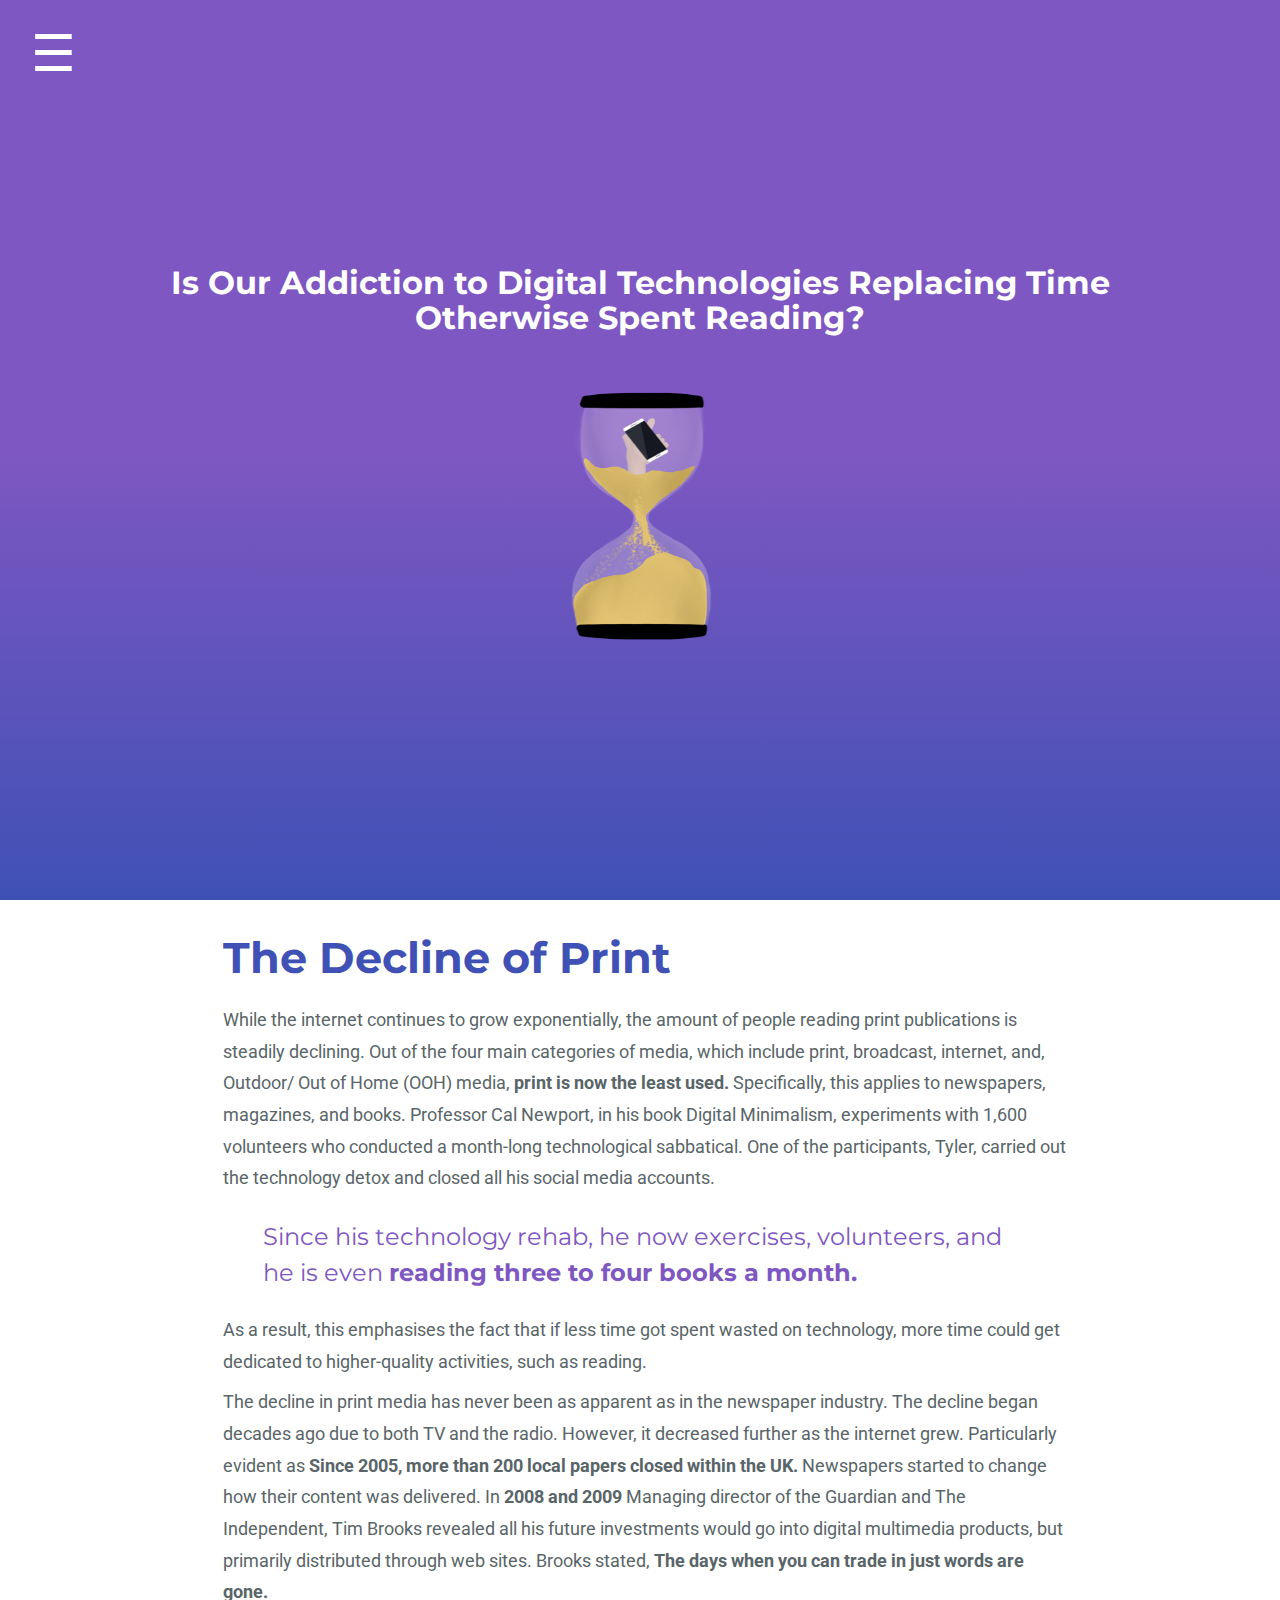
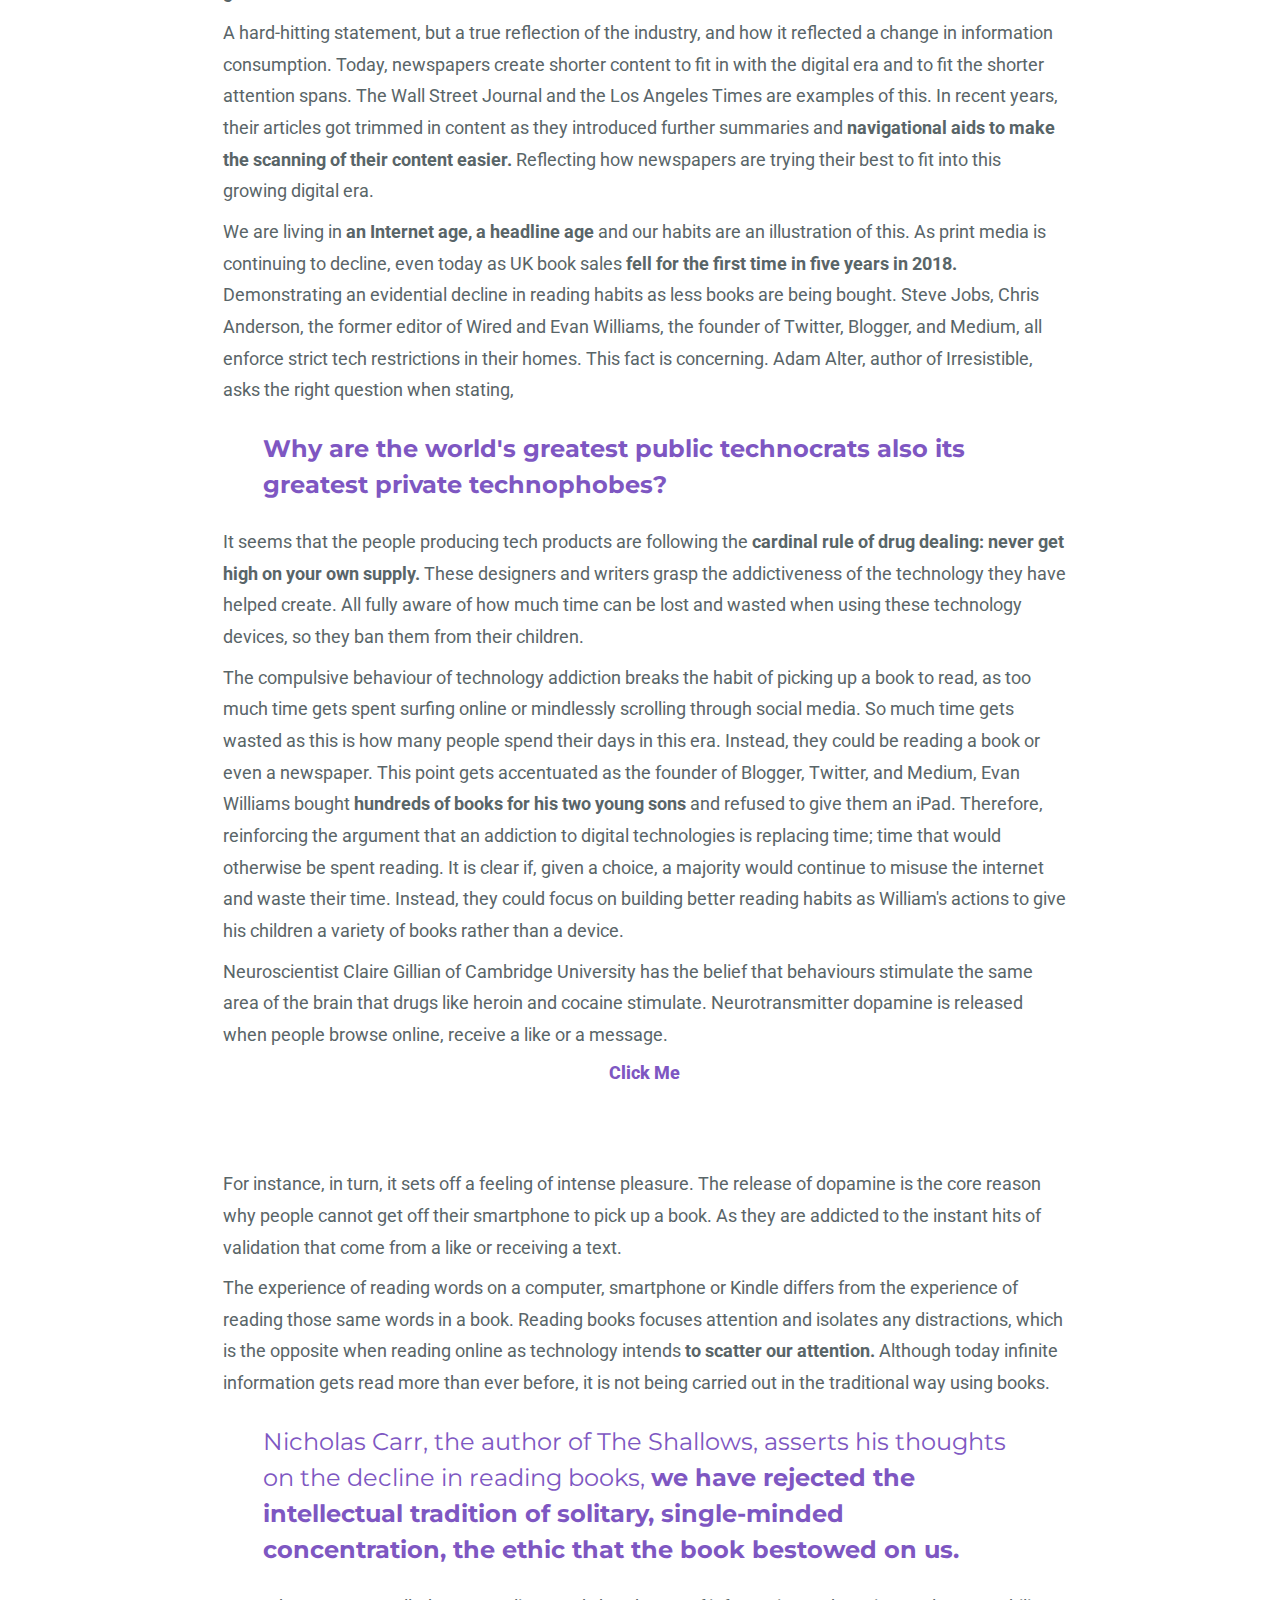
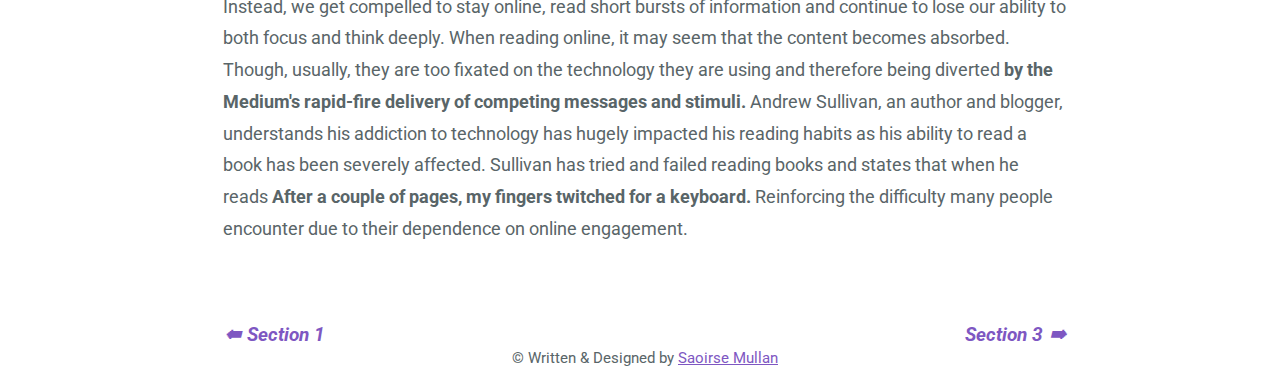
<file: section2.html>
<!DOCTYPE html>
<html lang="en">
  <head>
    <meta charset="utf-8">
    <meta name="viewport" content="width=device-width, initial-scale=1.0">
    <title>Decline in Reading Habits by Saoirse Mullan</title>
    <meta content="Decline in Reading Habits" name="description">
    <meta content="Saoirse Mullan" name="author">
    <link rel="stylesheet" href="css/style.css" type="text/css">
    <link rel="stylesheet" href="css/normalize.css" type="text/css">
    <!--- fav icon -->
  <link rel="shortcut icon" href="images/favicon.ico" type="image/x-icon" />

    <!-- Google fonts -->
<link href="https://fonts.googleapis.com/css?family=Montserrat:700|Roboto&display=swap" rel="stylesheet">

<!-- JavaScript file -->
<script src="https://ajax.googleapis.com/ajax/libs/jquery/1.12.4/jquery.min.js"></script>
<script type="text/javascript"></script>
  <script src="js/index.js"></script>

  <!-- Global site tag (gtag.js) - Google Analytics -->
<script async src="https://www.googletagmanager.com/gtag/js?id=UA-157946451-1"></script>
<script>
  window.dataLayer = window.dataLayer || [];
  function gtag(){dataLayer.push(arguments);}
  gtag('js', new Date());

  gtag('config', 'UA-157946451-1');
</script>


  </head>
  <body>

    <header>
      <div id="mySidebar" class="sidebar">
        <a href="javascript:void(0)" class="closebtn" onclick="closeNav()">x</a>
            <a href="index.html">Introduction</a>
            <a href="section1.html">Section 1</a>
            <a href="section2.html">Section 2</a>
            <a href="section3.html">Section 3</a>
            <a href="conclusion.html">Conclusion</a>
            <a href="bib.html">Bibliography</a>
        </div>
        <div id="main">
          <button class="openbtn" onclick="openNav()">☰</button></div>
      <div class="title-text">
        <h1 class="header">Is Our Addiction to Digital Technologies Replacing Time Otherwise Spent Reading?</h1>
          <img class="time" alt="Sand timer with a hand holding a mobile phone" src="images/time.png"> </img>
      </div>
    </header>


    <div class="content">
      <div class="wrapper">

        <h2>The Decline of Print</h2>

      <p>While the internet continues to grow exponentially, the amount of people reading print
         publications is steadily declining. Out of the four main categories of media, which include print,
          broadcast, internet, and, Outdoor/ Out of Home (OOH) media, <strong>print is now the least used.</strong>
          Specifically, this applies to newspapers, magazines, and books. Professor Cal Newport, in his book
           Digital Minimalism, experiments with 1,600 volunteers who conducted a month-long technological
           sabbatical. One of the participants, Tyler, carried out the technology detox and closed all his
            social media accounts.
            <blockquote> Since his technology rehab, he now exercises, volunteers, and he is even
            <strong>reading three to four books a month.</strong> </blockquote>
             <p>As a result, this emphasises the fact that if less time got spent
            wasted on technology, more time could get dedicated to higher-quality activities, such as reading.</p>

      <p>The decline in print media has never been as apparent as in the newspaper industry. The decline began decades ago due to both TV and the radio. However, it decreased further as the internet grew. Particularly evident as <strong>Since 2005, more than 200 local papers closed within the UK.</strong> Newspapers started to change how their content was delivered. In <Strong>2008 and 2009</strong>  Managing director of the Guardian and The Independent, Tim Brooks revealed all his future investments would go into digital multimedia products, but primarily distributed through web sites. Brooks stated, <strong>The days when you can trade in just words are gone.</strong>
        <p>A hard-hitting statement, but a true reflection of the industry, and how it reflected a change in information consumption. Today, newspapers create shorter content to fit in with the digital era and to fit the shorter attention spans. The Wall Street Journal and the Los Angeles Times are examples of this. In recent years, their articles got trimmed in content as they introduced further summaries and <Strong>navigational aids
          to make the scanning of their content easier.</strong>  Reflecting how newspapers are trying their best to fit into this growing digital era.</p>

      <p>We are living in <Strong>an Internet age, a headline age</strong>   and our habits are an illustration of this. As print media is continuing to decline, even today as UK book sales
         <Strong>fell for the first time in five years in 2018.</strong>  Demonstrating an evidential decline in reading habits as less books are being bought. Steve Jobs, Chris Anderson, the former editor of Wired and Evan Williams, the founder of Twitter, Blogger, and Medium, all enforce strict tech restrictions in their homes. This fact is concerning. Adam Alter, author of Irresistible, asks the right question when stating,
           <blockquote><strong>Why are the world's greatest public technocrats also its greatest private technophobes?</strong> </blockquote><p> It seems that the people producing tech products are following the <strong>cardinal rule of drug dealing: never get high on your own supply.</strong>  These designers and writers grasp the addictiveness of the technology they have helped create. All fully aware of how much time can be lost and wasted when using these technology devices, so they ban them from their children. </p>

      <p>The compulsive behaviour of technology addiction breaks the habit of picking up a book to read, as too much time gets spent surfing online or mindlessly scrolling through social media. So much time gets wasted as this is how many people spend their days in this era. Instead, they could be reading a book or even a newspaper. This point gets accentuated as the founder of Blogger, Twitter, and Medium, Evan Williams bought
         <Strong>hundreds of books for his two young sons</strong>  and refused to give them an iPad. Therefore, reinforcing the argument that an addiction to digital technologies is replacing time; time that would otherwise be spent reading.  It is clear if, given a choice, a majority would continue to misuse the internet and waste their time. Instead, they could focus on building better reading habits as William's actions to give his children a variety of books rather than a device.</p>

      <p> Neuroscientist Claire Gillian of Cambridge University has the belief that behaviours stimulate the same area of the brain that drugs like heroin and cocaine stimulate. Neurotransmitter dopamine is released when people browse online, receive a like or a message. </p>


      <!-- paw button animation -->
      <Center><div class="heart"><p>Click Me</p></div></center>



      <p>For instance, in turn, it sets off a feeling of intense pleasure. The release of dopamine is the core reason why people cannot get off their smartphone to pick up a book. As they are addicted to the instant hits of validation that come from a like or receiving a text.</p>

      <p>The experience of reading words on a computer, smartphone or Kindle differs from the experience of reading those same words in a book. Reading books focuses attention and isolates any distractions, which is the opposite when reading online as technology intends
         <strong>to scatter our attention.</strong>
          Although today infinite information gets read more than ever before, it is not being carried out in the traditional way using books. <blockquote>Nicholas Carr, the author of The Shallows, asserts his thoughts on the decline in reading books,
           <strong>we have rejected the intellectual tradition of solitary, single-minded concentration, the ethic that the book bestowed on us.</strong></blockquote>

        <p>Instead, we get compelled to stay online, read short bursts of information and continue to lose our ability to both focus and think deeply. When reading online, it may seem that the content becomes absorbed. Though, usually, they are too fixated on the technology they are using and therefore being diverted <strong>by the Medium's rapid-fire delivery of competing messages and stimuli.</strong>
             Andrew Sullivan, an author and blogger, understands his addiction to technology has hugely impacted his reading habits as his ability to read a book has been severely affected. Sullivan
              has tried and failed reading books and states that when he reads <strong>After a couple of pages, my fingers twitched for a keyboard.</strong>
               Reinforcing the difficulty many people encounter due to their dependence on online engagement.</p>

                <a href="section3.html"><i class="fa fa-arrow-right">Section 3 🠮 </i></a>

                <a href="section1.html"><i class="fa fa-arrow-left">🠬 Section 1</i></a>

       
            <p class="copyright">	&copy; Written &amp; Designed by <a href="http://saoirsemullan.com/">Saoirse Mullan</a></p>

      </div>

    </div>

  </body>



</html>
</file>
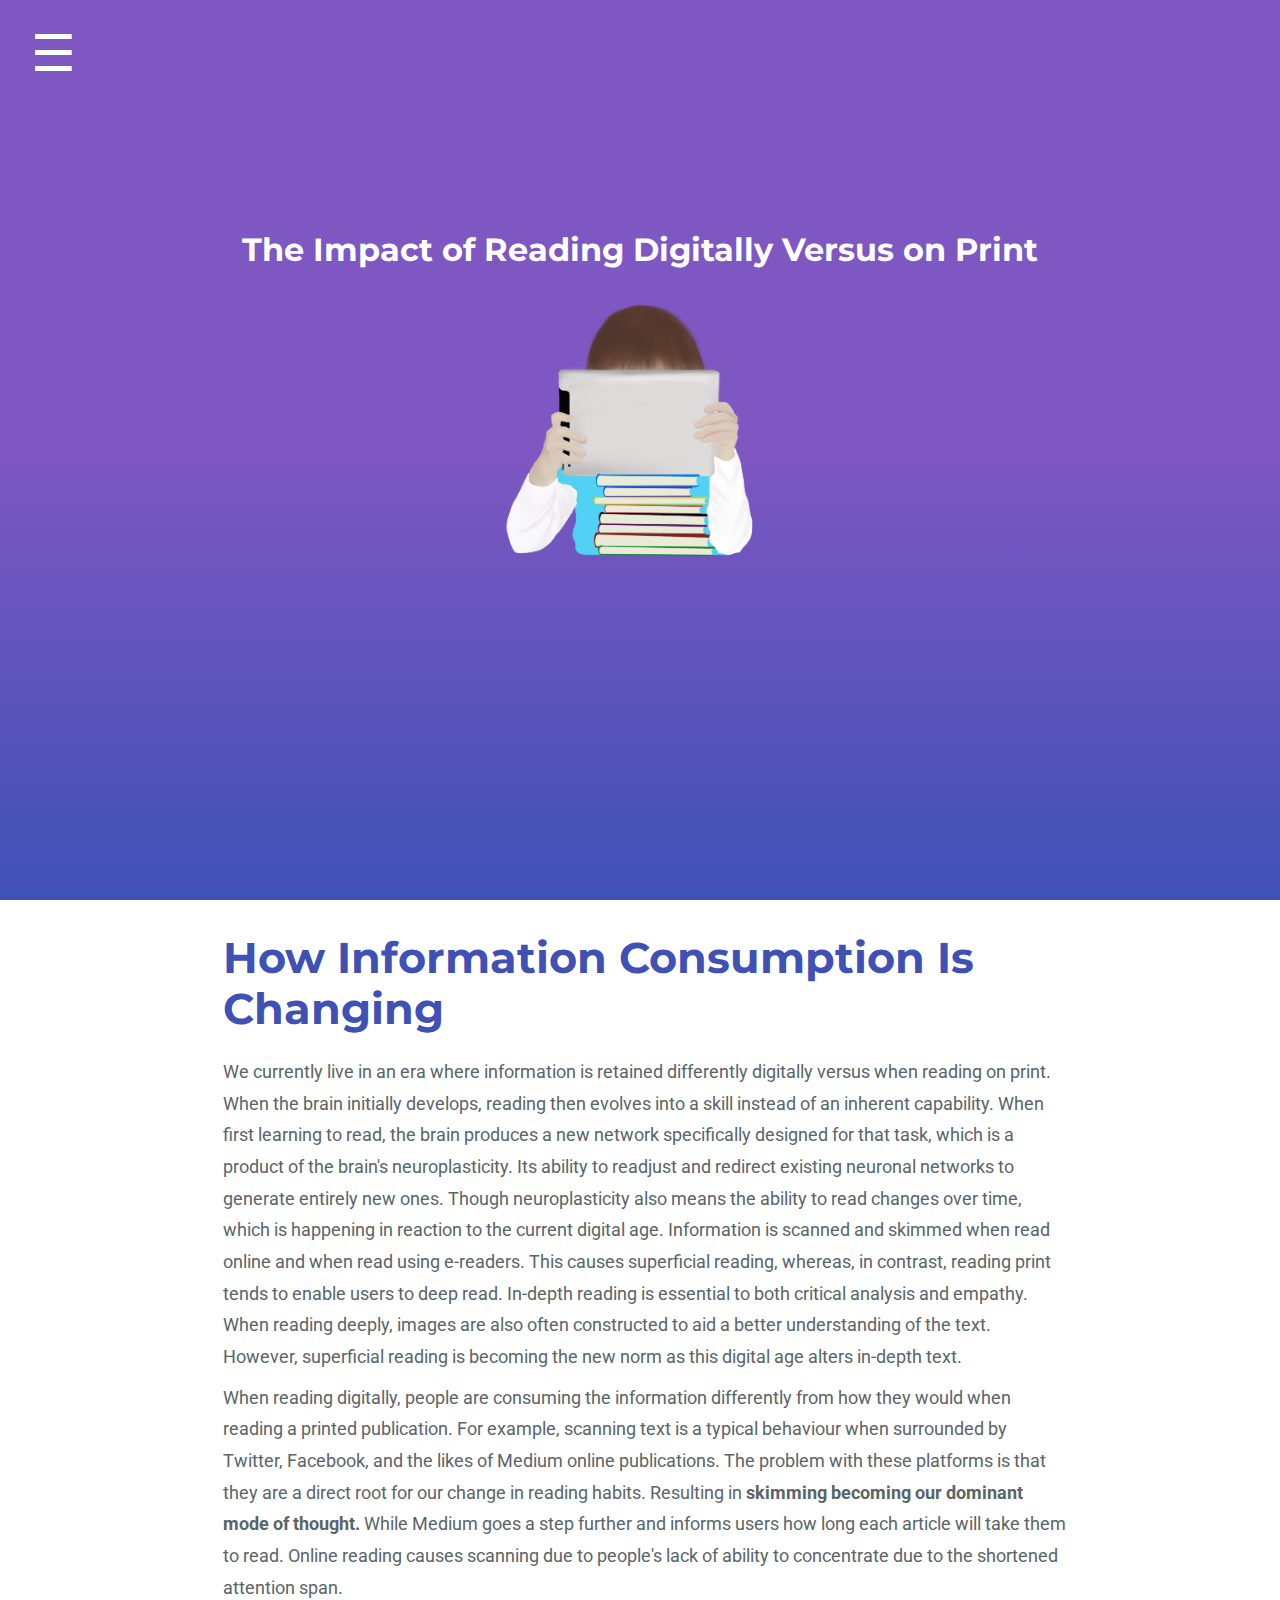
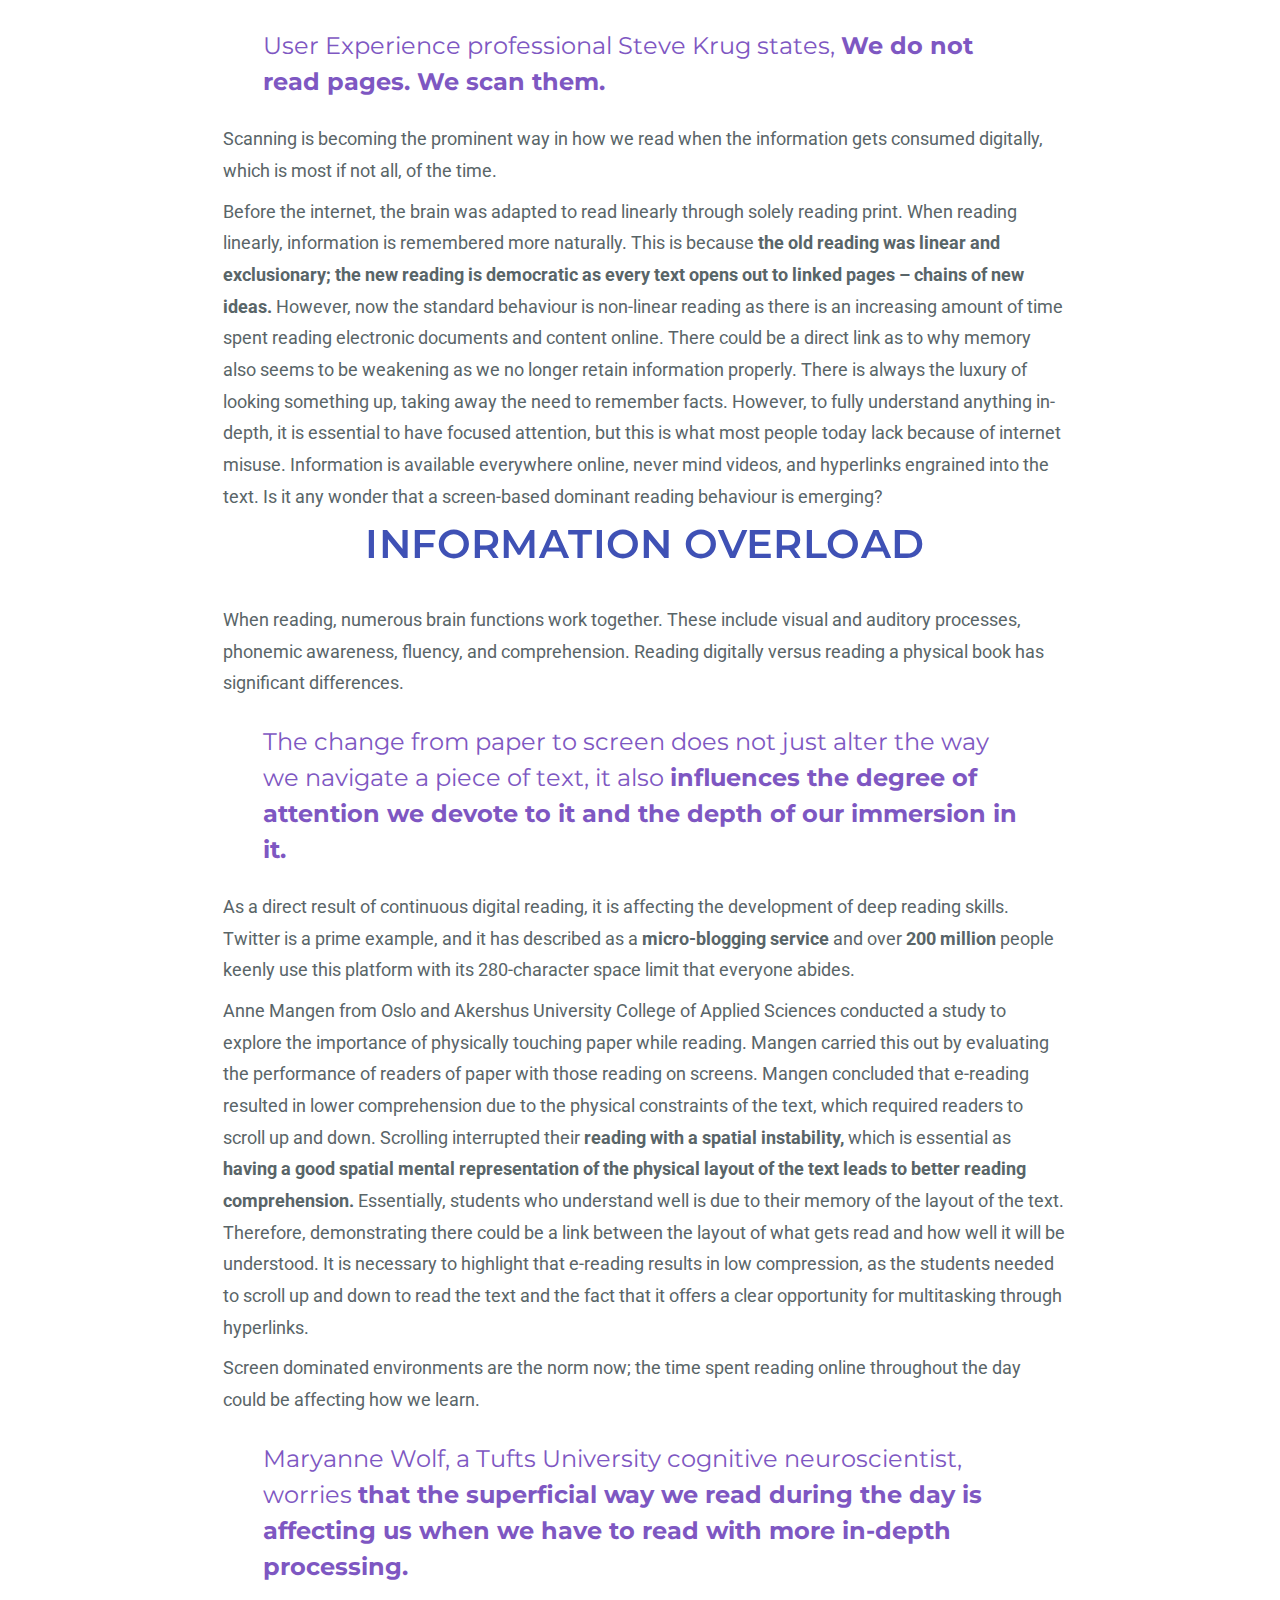
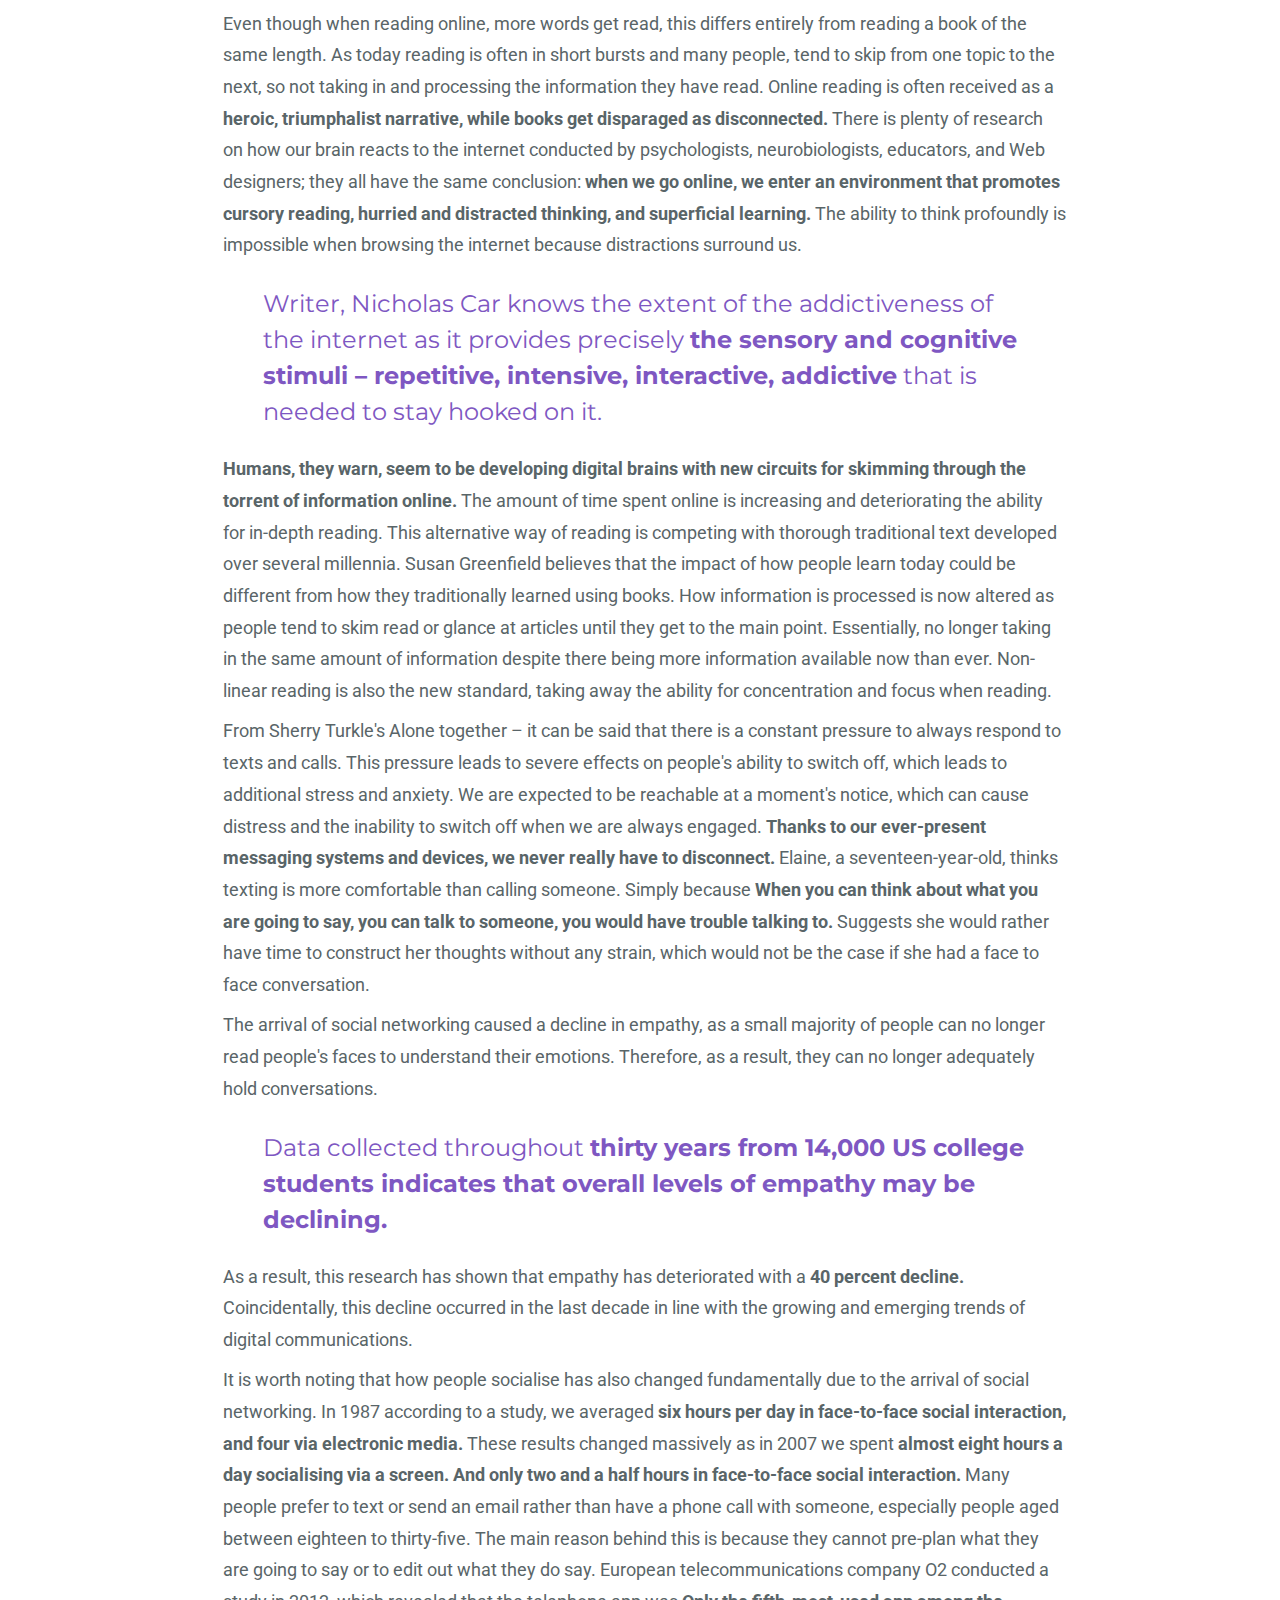
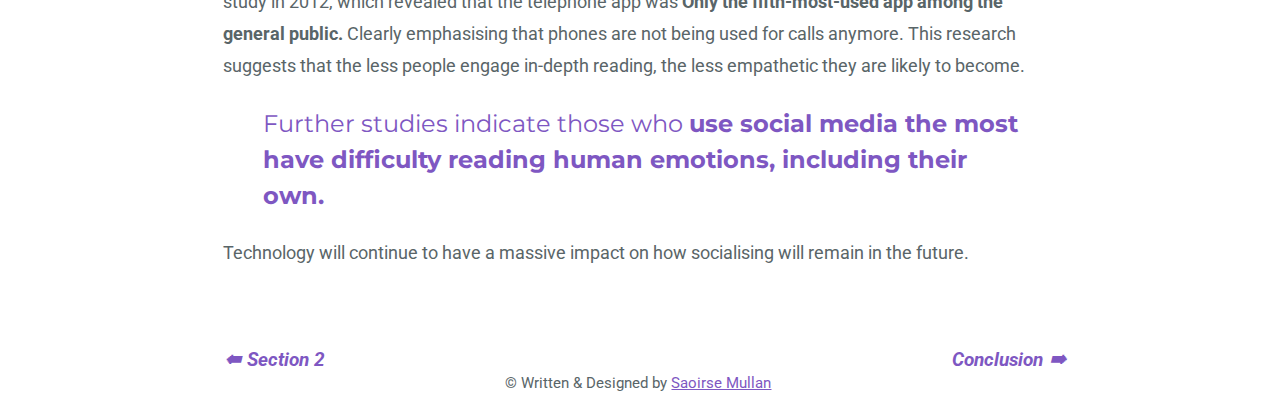
<file: section3.html>
<!DOCTYPE html>
<html lang="en">
  <head>
    <meta charset="utf-8">
    <meta name="viewport" content="width=device-width, initial-scale=1.0">
    <title>Decline in Reading Habits by Saoirse Mullan</title>
    <meta content="Decline in Reading Habits" name="description">
    <meta content="Saoirse Mullan" name="author">
    <link rel="stylesheet" href="css/style.css" type="text/css">
    <link rel="stylesheet" href="css/normalize.css" type="text/css">
    <!--- fav icon -->
  <link rel="shortcut icon" href="images/favicon.ico" type="image/x-icon" />

    <!-- Google fonts -->
<link href="https://fonts.googleapis.com/css?family=Montserrat:700|Roboto&display=swap" rel="stylesheet">

<!-- Global site tag (gtag.js) - Google Analytics -->
<script async src="https://www.googletagmanager.com/gtag/js?id=UA-157946451-1"></script>
<script>
  window.dataLayer = window.dataLayer || [];
  function gtag(){dataLayer.push(arguments);}
  gtag('js', new Date());

  gtag('config', 'UA-157946451-1');
</script>


  </head>
  <body>
<!-- JavaScript file -->
      <script  src="js/index.js"></script>
    <header>
      <div id="mySidebar" class="sidebar">
        <a href="javascript:void(0)" class="closebtn" onclick="closeNav()">x</a>
            <a href="index.html">Introduction</a>
            <a href="section1.html">Section 1</a>
            <a href="section2.html">Section 2</a>
            <a href="section3.html">Section 3</a>
            <a href="conclusion.html">Conclusion</a>
            <a href="bib.html">Bibliography</a>
        </div>
        <div id="main">
          <button class="openbtn" onclick="openNav()">☰</button></div>
      <div class="title-text">
        <h1 class="header">The Impact of Reading Digitally Versus on Print</h1>
            <img class="read" alt="Man reading ipad on top of a stack of books" src="images/read.png"> </img>
      </div>
    </header>


    <div class="content">
      <div class="wrapper">

        <h2>How Information Consumption Is Changing</h2>
      <p>We currently live in an era where information is retained differently digitally versus when reading on print. When the brain initially develops, reading then evolves into a skill instead of an inherent capability. When first learning to read, the brain produces a new network specifically designed for that task, which is a product of the brain's neuroplasticity. Its ability to readjust and redirect existing neuronal networks to generate entirely new ones. Though neuroplasticity also means the ability to read changes over time, which is happening in reaction to the current digital age. Information is scanned and skimmed when read online and when read using e-readers. This causes superficial reading, whereas, in contrast, reading print tends to enable users to deep read. In-depth reading is essential to both critical analysis and empathy. When reading deeply, images are also often constructed to aid a better understanding of the text. However, superficial reading is becoming the new norm as this digital age alters in-depth text.</p>

      <p>When reading digitally, people are consuming the information differently from how they would when reading a printed publication. For example, scanning text is a typical behaviour when surrounded by Twitter, Facebook, and the likes of Medium online publications. The problem with these platforms is that they are a direct root for our change in reading habits. Resulting in
         <strong>skimming becoming our dominant mode of thought.</strong>  While Medium goes a step further and informs users how long each article will take them to read. Online reading causes scanning due to people's lack of ability to concentrate due to the shortened attention span.
        <blockquote>User Experience professional Steve Krug states, <Strong>We do not read pages. We scan them.</strong></blockquote>

          <p> Scanning is becoming the prominent way in how we read when the information gets consumed digitally, which is most if not all, of the time.</p>

      <p>Before the internet, the brain was adapted to read linearly through solely reading print. When reading linearly, information is remembered more naturally.
         This is because <strong>the old reading was linear and exclusionary; the new reading is democratic as every text opens out to linked pages – chains of new ideas.</strong>
          However, now the standard behaviour is non-linear reading as there is an increasing amount of time spent reading electronic documents and content online. There could be a direct link as to why memory also seems to be weakening as we no longer retain information properly. There is always the luxury of looking something up, taking away the need to remember facts. However, to fully understand anything in-depth, it is essential to have focused attention, but this is what most people today lack because of internet misuse. Information is available everywhere online, never mind videos, and hyperlinks engrained into the text. Is it any wonder that a screen-based dominant reading behaviour is emerging?</p>

          <!--glitch animation -->
          <h1 class="glitch" data-text="INFORMATION OVERLOAD!">INFORMATION OVERLOAD</h1>

      <p>When reading, numerous brain functions work together. These include visual and auditory processes, phonemic awareness, fluency, and comprehension.
         Reading digitally versus reading a physical book has significant differences. </p>
        <blockquote> The change from paper to screen does not just alter the way we navigate a piece of text, it also
         <strong>influences the degree of attention we devote to it and the depth of our immersion in it.</strong> </blockquote>
         <p>  As a direct result of continuous digital reading, it is affecting the development of deep reading skills. Twitter is a prime example, and it has described as a
           <strong>micro-blogging service</strong>   and over <Strong>200 million</strong> people keenly use this platform with its 280-character space limit that everyone abides.</p>

      <p>Anne Mangen from Oslo and Akershus University College of Applied Sciences conducted a study to explore the importance of physically touching paper while reading. Mangen carried this out by evaluating the performance of readers of paper with those reading on screens. Mangen concluded that e-reading resulted in lower comprehension due to the physical constraints of the text, which required readers to scroll up and down. Scrolling interrupted their
        <Strong>reading with a spatial instability,</strong>  which is essential as <Strong>having a good spatial mental representation of the physical layout of the text leads to
           better reading comprehension.</strong>  Essentially, students who understand well is due to their memory of the layout of the text. Therefore, demonstrating there could be a link between the layout of what gets read and how well it will be understood. It is necessary to highlight that e-reading results in low compression, as the students needed to scroll up and down to read the text and the fact that it offers a clear opportunity for multitasking through hyperlinks.</p>

      <p>Screen dominated environments are the norm now; the time spent reading online throughout the day could be affecting how we learn. </p>

        <blockquote>Maryanne Wolf, a Tufts University cognitive neuroscientist, worries
        <Strong>that the superficial way we read during the day is affecting us when we have to read with more in-depth processing.</strong> </blockquote>
           <p>Even though when reading online, more words get read, this differs entirely from reading a book of the same length. As today reading is often in short bursts and many people, tend to skip from one topic to the next, so not taking in and processing the information they have read. Online reading is often received as a
          <strong> heroic, triumphalist narrative, while books get disparaged as disconnected.</strong>  There is plenty of research on how our brain reacts to the internet conducted by psychologists, neurobiologists, educators, and Web designers; they all have the same conclusion:
           <Strong>when we go online, we enter an environment that promotes cursory reading, hurried and distracted thinking, and superficial learning.</strong>  The ability to think profoundly is impossible when browsing the internet because distractions surround us.</p>

      <p><blockquote>Writer, Nicholas Car knows the extent of the addictiveness of the internet as it provides precisely <strong>the sensory and cognitive stimuli – repetitive, intensive,
        interactive, addictive</strong>  that is needed to stay hooked on it.</blockquote>
         <Strong><p>Humans, they warn, seem to be developing digital brains with new circuits for skimming through the torrent of information online.</strong>
            The amount of time spent online is increasing and deteriorating the ability for in-depth reading. This alternative way of reading is competing with thorough traditional text developed over several millennia.
        Susan Greenfield believes that the impact of how people learn today could be different from how they traditionally learned using books. How information is processed is now altered as people tend to skim read or glance at articles until they get to the main point. Essentially, no longer taking in the same amount of information despite there being more information available now than ever. Non-linear reading is also the new standard, taking away the ability for concentration and focus when reading.</p>

      <p>From Sherry Turkle's Alone together – it can be said that there is a constant pressure to always respond to texts and calls. This pressure leads to severe effects on people's ability to switch off, which leads to additional stress and anxiety. We are expected to be reachable at a moment's notice, which can cause distress and the inability to switch off when we are always engaged.
        <strong>Thanks to our ever-present messaging systems and devices, we never really have to disconnect.</strong>  Elaine, a seventeen-year-old, thinks texting is more comfortable than calling someone. Simply because
        <strong>When you can think about what you are going to say, you can talk to someone, you would have trouble talking to.</strong>  Suggests she would rather have time to construct her thoughts without any strain, which would not be the case if she had a face to face conversation.</p>

      <p>The arrival of social networking caused a decline in empathy, as a small majority of people can no longer read people's faces to understand their emotions. Therefore, as a result, they can no longer adequately hold conversations.

        <blockquote> Data collected throughout <strong>thirty years from 14,000 US college students indicates that overall levels of empathy may be declining.</strong></blockquote>
        <p>   As a result, this research has shown that empathy has deteriorated with a <Strong>40 percent decline.</strong>  Coincidentally, this decline occurred in the last decade in line with the growing and emerging trends of digital communications.</p>

     <p> It is worth noting that how people socialise has also changed fundamentally due to the arrival of social networking. In 1987 according to a study, we averaged <Strong>six hours per day in face-to-face social interaction, and four via electronic media.</strong>
         These results changed massively as in 2007 we spent
       <strong>almost eight hours a day socialising via a screen. And only two and a half hours in face-to-face social interaction.</strong>   Many people prefer to text or send an email rather than have a phone call with someone, especially people aged between eighteen to thirty-five. The main reason behind this is because they cannot pre-plan what they are going to say or to edit out what they do say. European telecommunications company O2 conducted a study in 2012, which revealed that the telephone app was <Strong>Only the fifth-most-used app among the general public.</strong>  Clearly emphasising that phones are not being used for calls anymore. This research suggests that the less people engage in-depth reading, the less empathetic they are likely to become.
     <blockquote>Further studies indicate those who <strong>use social media the most have difficulty reading human emotions, including their own.</strong></blockquote>
     <p>   Technology will continue to have a massive impact on how socialising will remain in the future. </p>

      <a href="conclusion.html"><i class="fa fa-arrow-right">Conclusion 🠮 </i></a>

      <a href="section2.html"><i class="fa fa-arrow-left">🠬 Section 2</i></a>


    
        <p class="copyright">	&copy; Written &amp; Designed by <a href="http://saoirsemullan.com/">Saoirse Mullan</a></p>

      </div>

    </div>

  </body>



</html>
</file>
<file: css/style.css>
/* Google fonts */
@import url('https://fonts.googleapis.com/css?family=Lato|Roboto&display=swap');
body {
	color: #fff;
  font-family: 'Roboto', sans-serif;
	margin: 0;
}



 .sidebar {
  height: 100%;
  width: 0;
  position: fixed;
  z-index: 1;
  top: 0;
  left: 0;
  background-color: #111;/*sidenav bg coloue*/
  overflow-x: hidden;
  transition: 0.5s;
  padding-top: 60px;
}

.sidebar a {
  padding: 15px 8px 15px 50px;
  text-decoration: none;
  font-size: 25px;
  color: #818181; /*font colour*/
  display: block;
  transition: 0.3s;
}

.sidebar a:hover {
  color: #7E57C2 ; /*link coloue */
}

.sidebar .closebtn {
  position: absolute;
  top: 0;
  right: 25px;
  font-size: 36px;
  margin-left: 50px;
}

.openbtn {
  font-size: 50px;
  background-color: #; /*nav bg button color */
  padding: 10px 15px;
  border: none;
	color: #fff;
}

.openbtn:hover {
  background-color:  ;
}

#main {
  transition: margin-left .s;
  padding: 16px;
}

/* On smaller screens, height is less than 450px, change the style of the sidenav (less padding and a smaller font size) */
@media screen and (max-height: 450px) {
  .sidebar {padding-top: 15px;}
  .sidebar a {font-size: 18px;}
}

h1 {

  margin: 0 auto; }

/* CTA button
   ========================================================================== */

   .main-content .item {
     display: grid;
     grid-template-rows: 1fr min-content;
     align-items: center;
     justify-content: center;
     height: 50vh;
     flex-wrap: wrap;
     background: var(--bg-color);
   }
   .main-content .item:not(.footer) {
     padding-top: 1rem;
   }
	 /* images
	 .main-image{
  width: 50%;
  padding-bottom: 30px;
} */

/* CTA click me button with aniamtions */
   button {
     background: transparent;
     border: 3px solid #3F51B5;
     border-radius: 50px;
     padding: 0.8rem 2rem;
     font: 24px 'Roboto', sans-serif;
     outline: none;
     cursor: pointer;
     position: relative;
     transition: 0.2s ease-in-out;
     letter-spacing: 2px;
   }
button a {
  color: #3F51B5;
  text-decoration: none;
  text-transform: uppercase;
}
   .name {
     width: 100%;
     text-align: center;
     padding: 0 0 3rem;
     font: 500 14px 'Roboto', sans-serif;
     letter-spacing: .5px;
     text-transform: uppercase;
     text-shadow: 0 1px 1px rgba(0, 0, 0, 0.4);
   }

   .button-parrot .parrot {
     position: absolute;
     width: 60px;
     text-align: center;
     animation: blink 0.8s infinite;
     color: transparent;
   }
   .button-parrot .parrot:before {
     content: "Click Me!";
   }
   .button-parrot .parrot:nth-child(1) {
     top: -30px;
     left: -40px;
     font: 12px/1 "'Roboto',", sans-serif;
     transform: rotate(-20deg);
     animation-duration: 0.5s;
   }
   .button-parrot .parrot:nth-child(2) {
     font: 12px/1 'Roboto', sans-serif;
     right: -40px;
     top: -20px;
     transform: rotate(15deg);
     animation-duration: 0.3s;
   }
   .button-parrot .parrot:nth-child(3) {
     font: 16px/1 'Roboto', sans-serif;
     top: -60px;
     left: 15px;
     transform: rotate(10deg);
     animation-duration: 1s;
   }
   .button-parrot .parrot:nth-child(4) {
     font: 18px/1 'Roboto', sans-serif;
     top: -70px;
     left: 95px;
     transform: rotate(2deg);
     animation-duration: 0.7s;
   }
   .button-parrot .parrot:nth-child(5) {
     font: 14px/1 'Roboto', sans-serif;
     top: 80px;
     left: 105px;
     transform: rotate(-20deg);
     animation-duration: 0.8s;
   }
   .button-parrot .parrot:nth-child(6) {
     font: 12px/1 'Roboto', sans-serif;
     top: 80px;
     left: 5px;
     transform: rotate(10deg);
     animation-duration: 1.2s;
   }
   .button-parrot button:hover .parrot:before {
     content: "Do it!";
     width: 70px;
   }

   @keyframes blink {
     25%,
   	75% {
       color: transparent;
     }
     40%,
   	60% {
       color: #3F51B5;
     }
   }
/* -- end of CTA */


body {
  background-color: #fff;
  font-family: 'Roboto', sans-serif;
  color: #666;
  -webkit-font-smoothing: antialiased;
  -webkit-text-size-adjust: 100%;
  overflow-x: hidden; }



body {
  -webkit-tap-highlight-color: #fff; }

h1 {
  font-family: 'Montserrat', sans-serif;
  font-weight: 700;
  color: #7E57C2;
  font-size: 2.5em;
  margin: 0.5 0;
  line-height: 1.1em; }
  @media (max-width: 700px) {
    h1 {
      font-size: 2em; } }

h2 {
  font-family: 'Montserrat', sans-serif;
  font-weight: 700;
  color: #3F51B5;
  font-size: 2.7em;
  line-height: 1.2em;
  margin: 0.5em 0; }
  @media (max-width: 700px) {
    h2 {
      font-size: 2.5em; } }

 p {
  font-family: 'Roboto', sans-serif;
  font-weight: 400;
  color: #596568;
  font-size: 1.1em;
  line-height: 1.8em;
  margin: 0.5em 0; }




blockquote {
  font-family: 'Montserrat', sans-serif;
  font-weight: 400;
  color: #7E57C2;
  font-size: 1.5em;
  line-height: 1.5em;
   }
  blockquote cite {
    font-weight: 700;
    font-size: 0.7em; }

a {
  color: #7E57C2;
  transition: opacity 0.3s;
  -webkit-transition: opacity 0.3s;
  opacity: 1; }

a:hover {
  opacity: 0.6; }

.sub {
  font-family:  'Roboto', sans-serif;
  font-weight: 450;
  color: white;
  font-size: 1.6em;
  line-height: 1em; }

.header {
  color: white; }


header {
  display: grid;
  grid-template-columns: repeat(8, 1fr);
  grid-auto-rows: minmax 110px, auto;
  grid-gap: 16px;
  max-width: 100%;
  margin: 0 auto;
  height: 100vh;
	background:#3F51B5;
  background-image: linear-gradient(#7E57C2 50%, #3F51B5);

 }
  @media (max-width: 1000px) {
    header {
      height: auto;
      padding: 100px 0; } }
  header .title-text {
    grid-column: 2/8;
    align-self: center; }
    @media (max-width: 1000px) {
      header .title-text {
        grid-column: 2/12; } }


/* rotate text */

/* start tile secton */
.title-text {
	text-align: center;
		height: 100%;
        width: 100%;
        display: flex;
        flex-direction: column;
        justify-content: center;
        align-items: center;
}

.content {
  display: grid;
  grid-template-columns: repeat(12, 1fr);
  grid-auto-rows: minmax px, auto;

  max-width: 80%;
  margin:  auto; }
  @media (min-width: 2000px) {
    .content {
      max-width: 700px; } }
  .content .wrapper {
    grid-column: 4/10;
    padding: 10px 0 10px 10px; }
    @media (max-width: 1300px) {
      .content .wrapper {
        grid-column: 2/12; } }
    @media (min-width: 2000px) {
      .content .wrapper {
        grid-column: 1/12; } }
    .content .wrapper h1 {
      padding: 0 0 30px 0; }
  }
.wrapper a{
	color: #F4511E;
  text-decoration: none;
}
nav a {
  text-decoration: none;
  color: #232323;
  transition: color 0.2s ease;
  font-family: 'Roboto', sans-serif;
  font-weight: 700; }

	.copyright {
		width: 100%;
		font-size: 0.950em;
		text-align: center;
		text-decoration: none;
		margin-top: 100px;
	}
/*images*/
.read{
  width: 300px;
  height: 400px;
  display: block;

}
.maze {

		width: 300px;
		height: 320px;
    display: block;
}
.brain {

			width: 400px;
			height: 300px;
      display: block;
	}
	.time {
		width: 180px;
		height: 300px;
    display: block;
	}
	.book {
		width: 400px;
		height: 200px;
    display: block;
	}
	.final {
    width: 200px;
    height: 350px;
    display: block;
  }

.rotate {
  padding: 0 5em 3em;
  font: normal 40px/50px 'Montserrat', sans-serif;
  color: #7E57C2;
}

b {
  float: left;
  overflow: hidden;
  position: relative;
  height: 50px;
}
span {
  display: inline-block;
  color: #7E57C2;
  position: relative;
  white-space: nowrap;
  top: 0;
  left: 0;
  animation: move 5s;
  animation-iteration-count: infinite;
animation-delay: 1s;
}

@keyframes move {
0%  { top: 0px; }
20% { top: -50px; }
40% { top: -100px; }
60% { top: -150px; }
80% { top: -200px; }
}
/* glitch animation */


.glitch {
	padding: 100px;
  position: relative;
  margin: 0 auto;
  color: #3F51B5;;
  font-size: 40px;
  font-family: 'Montserrat', sans-serif;
  font-weight: 600;
  text-align: center;
  text-transform: uppercase;
  letter-spacing: 0.01em;
  -webkit-transform: scale3d(1, 1, 1);
          transform: scale3d(1, 1, 1);
}
.glitch::before, .glitch::after {
  content: attr(data-text);
  position: absolute;
  top: 0;
  left: 0;
  right: 0;
  overflow: hidden;
  background: #fff;
  color: #333;
  clip: rect(0, 900px, 0, 0);
}
.glitch::before {
  left: 7px;
  text-shadow: 1px 0 green;
  animation: glitch-effect 3s infinite linear alternate-reverse;
}
.glitch::after {
  left: 3px;
  text-shadow: -1px 0 red;
  animation: glitch-effect 2s infinite linear alternate-reverse;
}

@-webkit-keyframes glitch-effect {
  0% {
    clip: rect(8px, 9999px, 92px, 0);
  }
  5% {
    clip: rect(66px, 9999px, 49px, 0);
  }
  10% {
    clip: rect(76px, 9999px, 97px, 0);
  }
  15% {
    clip: rect(82px, 9999px, 78px, 0);
  }
  20% {
    clip: rect(94px, 9999px, 76px, 0);
  }
  25% {
    clip: rect(64px, 9999px, 24px, 0);
  }
  30% {
    clip: rect(53px, 9999px, 35px, 0);
  }
  35% {
    clip: rect(22px, 9999px, 96px, 0);
  }
  40% {
    clip: rect(65px, 9999px, 40px, 0);
  }
  45% {
    clip: rect(16px, 9999px, 79px, 0);
  }
  50% {
    clip: rect(87px, 9999px, 80px, 0);
  }
  55% {
    clip: rect(48px, 9999px, 25px, 0);
  }
  60% {
    clip: rect(17px, 9999px, 71px, 0);
  }
  65% {
    clip: rect(71px, 9999px, 67px, 0);
  }
  70% {
    clip: rect(31px, 9999px, 74px, 0);
  }
  75% {
    clip: rect(52px, 9999px, 98px, 0);
  }
  80% {
    clip: rect(12px, 9999px, 19px, 0);
  }
  85% {
    clip: rect(68px, 9999px, 41px, 0);
  }
  90% {
    clip: rect(2px, 9999px, 73px, 0);
  }
  95% {
    clip: rect(81px, 9999px, 92px, 0);
  }
  100% {
    clip: rect(74px, 9999px, 86px, 0);
  }
}

@keyframes glitch-effect {
  0% {
    clip: rect(8px, 9999px, 92px, 0);
  }
  5% {
    clip: rect(66px, 9999px, 49px, 0);
  }
  10% {
    clip: rect(76px, 9999px, 97px, 0);
  }
  15% {
    clip: rect(82px, 9999px, 78px, 0);
  }
  20% {
    clip: rect(94px, 9999px, 76px, 0);
  }
  25% {
    clip: rect(64px, 9999px, 24px, 0);
  }
  30% {
    clip: rect(53px, 9999px, 35px, 0);
  }
  35% {
    clip: rect(22px, 9999px, 96px, 0);
  }
  40% {
    clip: rect(65px, 9999px, 40px, 0);
  }
  45% {
    clip: rect(16px, 9999px, 79px, 0);
  }
  50% {
    clip: rect(87px, 9999px, 80px, 0);
  }
  55% {
    clip: rect(48px, 9999px, 25px, 0);
  }
  60% {
    clip: rect(17px, 9999px, 71px, 0);
  }
  65% {
    clip: rect(71px, 9999px, 67px, 0);
  }
  70% {
    clip: rect(31px, 9999px, 74px, 0);
  }
  75% {
    clip: rect(52px, 9999px, 98px, 0);
  }
  80% {
    clip: rect(12px, 9999px, 19px, 0);
  }
  85% {
    clip: rect(68px, 9999px, 41px, 0);
  }
  90% {
    clip: rect(2px, 9999px, 73px, 0);
  }
  95% {
    clip: rect(81px, 9999px, 92px, 0);
  }
  100% {
    clip: rect(74px, 9999px, 86px, 0);
  }
}
/* paw animation button */
.heart {
  height: 100px;
  width: 100px;
  background-image:url( 'https://abs.twimg.com/a/1446542199/img/t1/web_heart_animation.png');
  background-position: left;
  background-repeat:no-repeat;
  background-size:2900%;
}
.heart p{
    font-family: 'Roboto', sans-serif;
  font-weight: 800;
  color: #7E57C2;
  font-size: 1.1em;
  line-height: 1.5em;
  margin: 0.5em 0; }
}
.heart:hover {
  background-position:right;
}

.animating {
  animation: heart-burst .8s steps(26) 1;
}

@keyframes heart-burst {
  from {background-position:left;}
  to { background-position:right;}
}
/* pulse button arrows */

@-moz-keyframes bounceDown {
  0%, 20%, 50%, 80%, 100% {
    -moz-transform: translateY(0);
    transform: translateY(0);
  }
  40% {
    -moz-transform: translateY(-30px);
    transform: translateY(-30px);
  }
  60% {
    -moz-transform: translateY(-15px);
    transform: translateY(-15px);
  }
}
@-webkit-keyframes bounceDown {
  0%, 20%, 50%, 80%, 100% {
    -webkit-transform: translateY(0);
    transform: translateY(0);
  }
  40% {
    -webkit-transform: translateY(-30px);
    transform: translateY(-30px);
  }
  60% {
    -webkit-transform: translateY(-15px);
    transform: translateY(-15px);
  }
}
@keyframes bounceDown {
  0%, 20%, 50%, 80%, 100% {
    -moz-transform: translateY(0);
    -ms-transform: translateY(0);
    -webkit-transform: translateY(0);
    transform: translateY(0);
  }
  40% {
    -moz-transform: translateY(-30px);
    -ms-transform: translateY(-30px);
    -webkit-transform: translateY(-30px);
    transform: translateY(-30px);
  }
  60% {
    -moz-transform: translateY(-15px);
    -ms-transform: translateY(-15px);
    -webkit-transform: translateY(-15px);
    transform: translateY(-15px);
  }
}


@-webkit-keyframes bounceLeft {
  0%,
  20%,
  50%,
  80%,
  100% {
    -webkit-transform: translateX(0);
    transform: translateX(0);
  }
  40% {
    -webkit-transform: translateX(30px);
    transform: translateX(30px);
  }
  60% {
    -webkit-transform: translateX(15px);
    transform: translateX(15px);
  }
}
@-moz-keyframes bounceLeft {
  0%,
  20%,
  50%,
  80%,
  100% {
    transform: translateX(0);
  }
  40% {
    transform: translateX(30px);
  }
  60% {
    transform: translateX(15px);
  }
}
@keyframes bounceLeft {
  0%,
  20%,
  50%,
  80%,
  100% {
    -ms-transform: translateX(0);
    transform: translateX(0);
  }
  40% {
    -ms-transform: translateX(30px);
    transform: translateX(30px);
  }
  60% {
    -ms-transform: translateX(15px);
    transform: translateX(15px);
  }
}
/* /left bounce */


/* right bounce */
@-webkit-keyframes bounceRight {
  0%,
  20%,
  50%,
  80%,
  100% {
    -webkit-transform: translateX(0);
    transform: translateX(0);
  }
  40% {
    -webkit-transform: translateX(-30px);
    transform: translateX(-30px);
  }
  60% {
    -webkit-transform: translateX(-15px);
    transform: translateX(-15px);
  }
}
@-moz-keyframes bounceRight {
  0%,
  20%,
  50%,
  80%,
  100% {
    transform: translateX(0);
  }
  40% {
    transform: translateX(-30px);
  }
  60% {
    transform: translateX(-15px);
  }
}
@keyframes bounceRight {
  0%,
  20%,
  50%,
  80%,
  100% {
    -ms-transform: translateX(0);
    transform: translateX(0);
  }
  40% {
    -ms-transform: translateX(-30px);
    transform: translateX(-30px);
  }
  60% {
    -ms-transform: translateX(-15px);
    transform: translateX(-15px);
  }
}
/* /right bounce */


/* assign bounce */
.fa-arrow-right {
  -webkit-animation: bounceRight 2s infinite;
  animation: bounceRight 2s infinite;
  float:right;
  font-size: 1.2em;
  font-weight: 700;
  text-decoration: none;
  margin-top: 70px; }

.fa-arrow-left {
  -webkit-animation: bounceLeft 2s infinite;
  animation: bounceLeft 2s infinite;
  float:left;
  font-size: 1.2em;
  font-weight: 700;
  text-decoration: none;
  margin-top: 70px; }
</file>
<file: css/distract.css>
/* Google fonts */
@import url('https://fonts.googleapis.com/css?family=Lato|Open+Sans&display=swap');
body,
.bgImage {
  margin: 0;
  height: 100%;
  width: 100%;
  overflow: hidden;
}

.bgImage {
  position: absolute;
  background-image: url(https://images.unsplash.com/photo-1500462918059-b1a0cb512f1d?ixlib=rb-0.3.5&s=e20bc3d490c974d9ea190e05c47962f5&auto=format&fit=crop&w=634&q=80);
  background-size: cover;
  background-position: top;
  -webkit-filter: grayscale(70%);
  /* Safari 6.0 - 9.0 */
  filter: grayscale(70%);
  z-index: -1;
}

.blobCont {
  position: absolute;
  width: 100vw;
  height: 100vh;
}

.blob:nth-child(1) {
  animation: move1 20s infinite linear;
}
#content{
  position: absolute;
  width: 100vw;
  height: 100vh;
  text-align: center;
  font-family: 'Lato', sans-serif;
  font-size: 30px;
  color: #440924;
  line-height: 1.9em; }
  @media (max-width: 700px) {
    h1 {
      font-size: 3em; } }
}

@keyframes move1 {
  from {
    transform: rotate(90deg) translate(200px, 0.1px) rotate(-90deg);
  }
  to {
    transform: rotate(450deg) translate(200px, 0.1px) rotate(-450deg);
  }
}
.blob:nth-child(2) {
  animation: move2 20s infinite linear;
}

@keyframes move2 {
  from {
    transform: rotate(180deg) translate(200px, 0.1px) rotate(-180deg);
  }
  to {
    transform: rotate(540deg) translate(200px, 0.1px) rotate(-540deg);
  }
}
.blob:nth-child(3) {
  animation: move3 20s infinite linear;
}

@keyframes move3 {
  from {
    transform: rotate(270deg) translate(200px, 0.1px) rotate(-270deg);
  }
  to {
    transform: rotate(630deg) translate(200px, 0.1px) rotate(-630deg);
  }
}
.blob:nth-child(4) {
  animation: move4 20s infinite linear;
}

@keyframes move4 {
  from {
    transform: rotate(360deg) translate(200px, 0.1px) rotate(-360deg);
  }
  to {
    transform: rotate(720deg) translate(200px, 0.1px) rotate(-720deg);
  }
}
.blob:nth-child(5) {
  animation: move5 20s infinite linear;
}

@keyframes move5 {
  from {
    transform: rotate(450deg) translate(200px, 0.1px) rotate(-450deg);
  }
  to {
    transform: rotate(810deg) translate(200px, 0.1px) rotate(-810deg);
  }
}
.blob:nth-child(6) {
  animation: move6 20s infinite linear;
}

@keyframes move6 {
  from {
    transform: rotate(540deg) translate(200px, 0.1px) rotate(-540deg);
  }
  to {
    transform: rotate(900deg) translate(200px, 0.1px) rotate(-900deg);
  }
}
.blob:nth-child(7) {
  animation: move7 20s infinite linear;
}

@keyframes move7 {
  from {
    transform: rotate(630deg) translate(200px, 0.1px) rotate(-630deg);
  }
  to {
    transform: rotate(990deg) translate(200px, 0.1px) rotate(-990deg);
  }
}
.blob:nth-child(8) {
  animation: move8 20s infinite linear;
}

@keyframes move8 {
  from {
    transform: rotate(720deg) translate(200px, 0.1px) rotate(-720deg);
  }
  to {
    transform: rotate(1080deg) translate(200px, 0.1px) rotate(-1080deg);
  }
}
.blob:nth-child(9) {
  animation: move9 20s infinite linear;
}

@keyframes move9 {
  from {
    transform: rotate(810deg) translate(200px, 0.1px) rotate(-810deg);
  }
  to {
    transform: rotate(1170deg) translate(200px, 0.1px) rotate(-1170deg);
  }
}
.blob:nth-child(10) {
  animation: move10 20s infinite linear;
}

@keyframes move10 {
  from {
    transform: rotate(900deg) translate(200px, 0.1px) rotate(-900deg);
  }
  to {
    transform: rotate(1260deg) translate(200px, 0.1px) rotate(-1260deg);
  }
}
.blob:nth-child(11) {
  animation: move11 20s infinite linear;
}

@keyframes move11 {
  from {
    transform: rotate(990deg) translate(200px, 0.1px) rotate(-990deg);
  }
  to {
    transform: rotate(1350deg) translate(200px, 0.1px) rotate(-1350deg);
  }
}
.blob:nth-child(12) {
  animation: move12 20s infinite linear;
}

@keyframes move12 {
  from {
    transform: rotate(1080deg) translate(200px, 0.1px) rotate(-1080deg);
  }
  to {
    transform: rotate(1440deg) translate(200px, 0.1px) rotate(-1440deg);
  }
}
.blob:nth-child(13) {
  animation: move13 20s infinite linear;
}

@keyframes move13 {
  from {
    transform: rotate(1170deg) translate(200px, 0.1px) rotate(-1170deg);
  }
  to {
    transform: rotate(1530deg) translate(200px, 0.1px) rotate(-1530deg);
  }
}
.blob:nth-child(14) {
  animation: move14 20s infinite linear;
}

@keyframes move14 {
  from {
    transform: rotate(1260deg) translate(200px, 0.1px) rotate(-1260deg);
  }
  to {
    transform: rotate(1620deg) translate(200px, 0.1px) rotate(-1620deg);
  }
}
.blob:nth-child(15) {
  animation: move15 20s infinite linear;
}

@keyframes move15 {
  from {
    transform: rotate(1350deg) translate(200px, 0.1px) rotate(-1350deg);
  }
  to {
    transform: rotate(1710deg) translate(200px, 0.1px) rotate(-1710deg);
  }
}
.blob:nth-child(16) {
  animation: move16 20s infinite linear;
}

@keyframes move16 {
  from {
    transform: rotate(1440deg) translate(200px, 0.1px) rotate(-1440deg);
  }
  to {
    transform: rotate(1800deg) translate(200px, 0.1px) rotate(-1800deg);
  }
}
.blob:nth-child(17) {
  animation: move17 20s infinite linear;
}

@keyframes move17 {
  from {
    transform: rotate(1530deg) translate(200px, 0.1px) rotate(-1530deg);
  }
  to {
    transform: rotate(1890deg) translate(200px, 0.1px) rotate(-1890deg);
  }
}
.blob:nth-child(18) {
  animation: move18 20s infinite linear;
}

@keyframes move18 {
  from {
    transform: rotate(1620deg) translate(200px, 0.1px) rotate(-1620deg);
  }
  to {
    transform: rotate(1980deg) translate(200px, 0.1px) rotate(-1980deg);
  }
}
/* buttonCSS */
a {
  color: #440924;
  transition: opacity 0.3s;
  -webkit-transition: opacity 0.3s;
  opacity: 1; }

a:hover {
  opacity: 0.6; }
</file>
